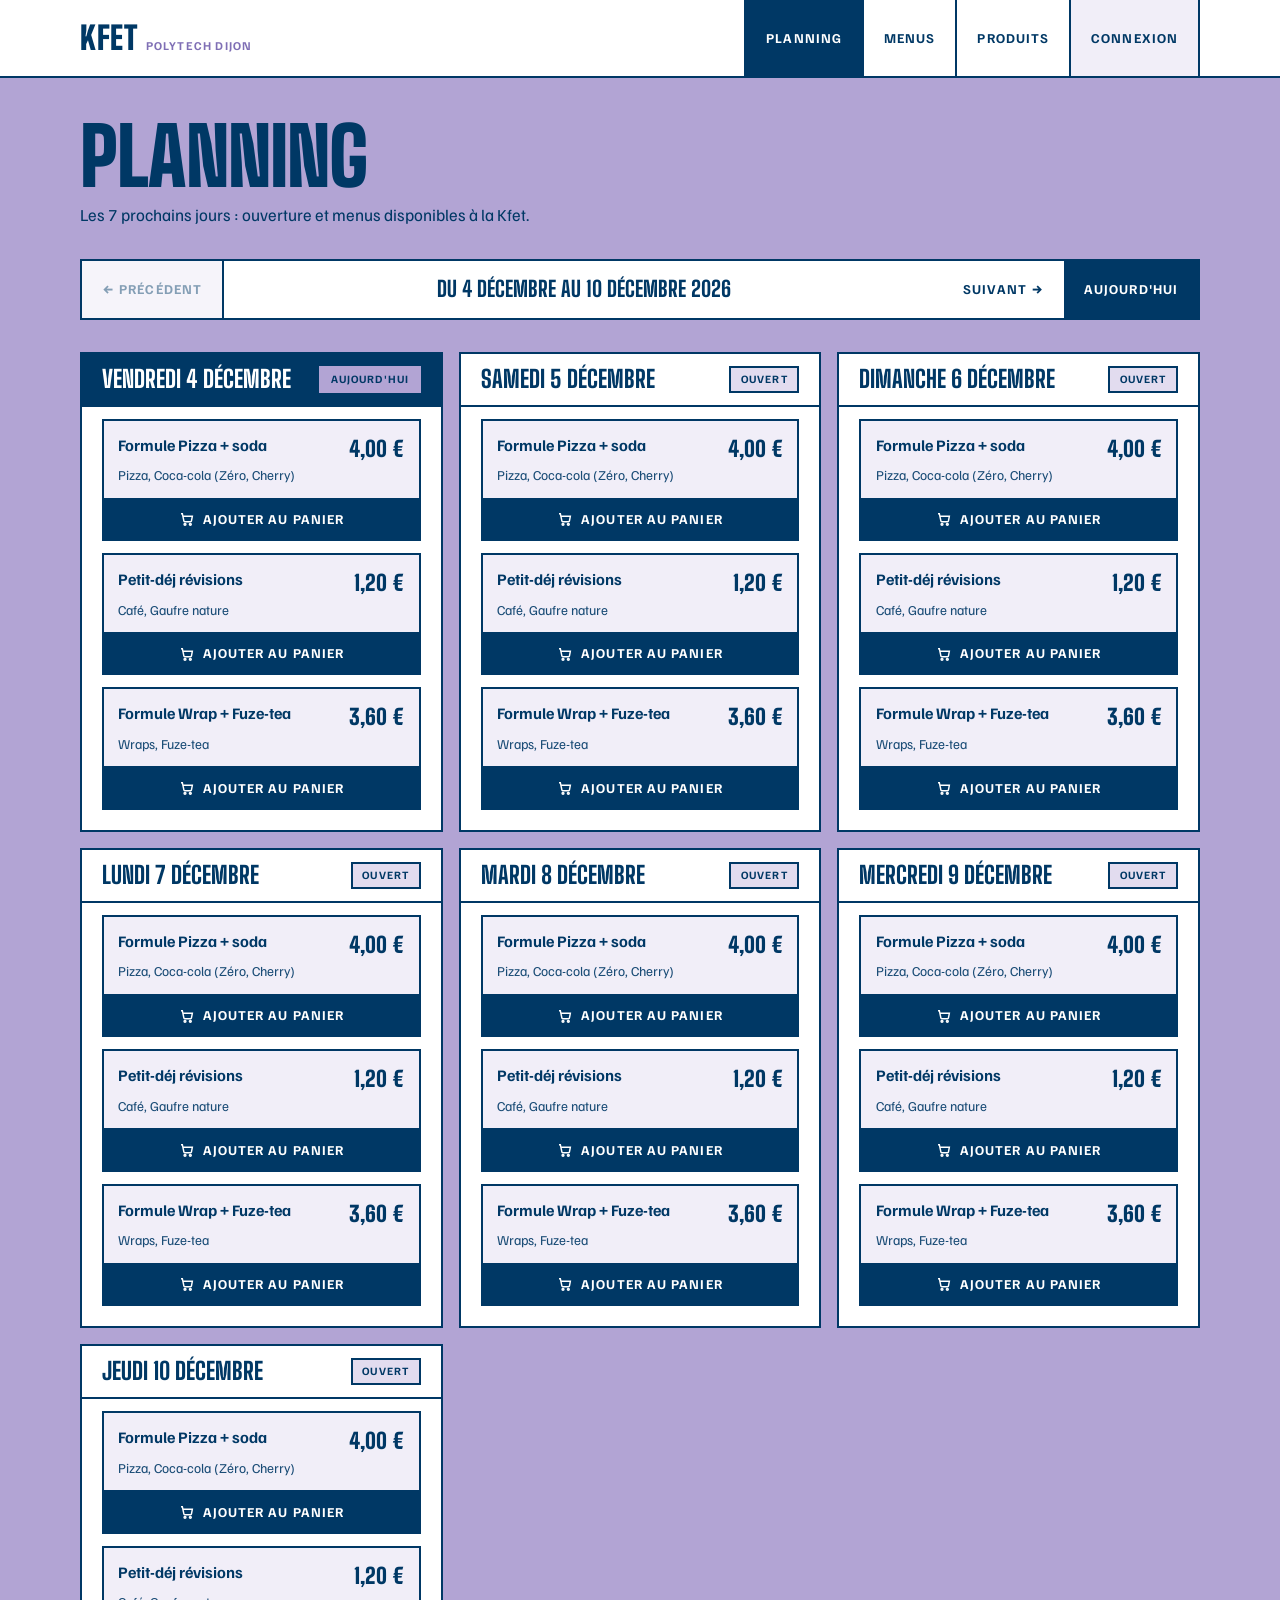
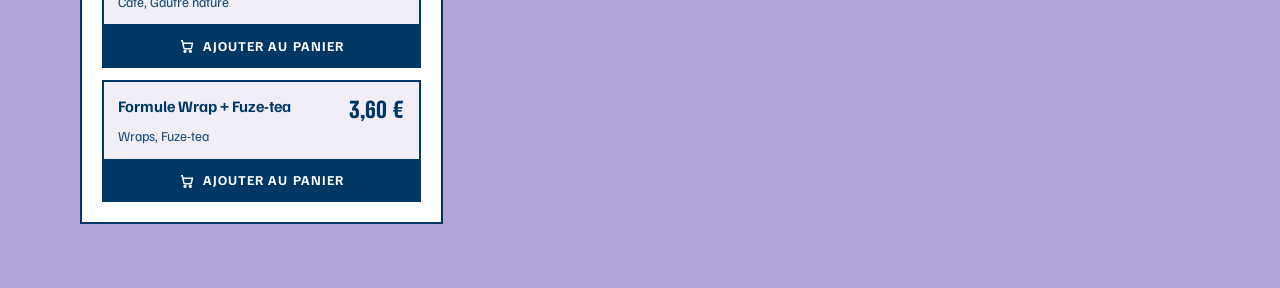
<file: index.html>
<!doctype html>
<html lang="fr">
<head>
  <meta charset="utf-8">
  <meta name="viewport" content="width=device-width, initial-scale=1">
  <title>Planning — Kfet Polytech Dijon</title>
  <link rel="stylesheet" href="css/style.css">
  <!-- Scripts communs (ordre important), puis le script de la page -->
  <script src="js/api.js" defer></script>
  <script src="js/utils.js" defer></script>
  <script src="js/mock.js" defer></script>
  <script src="js/auth.js" defer></script>
  <script src="js/catalog-api.js" defer></script>
  <script src="js/orders-api.js" defer></script>
  <script src="js/cart.js" defer></script>
  <script src="js/layout.js" defer></script>
  <script src="js/planning.js" defer></script>
</head>
<body>
  <header class="header" id="site-header"></header>

  <main>
    <h1>Planning</h1>
    <p class="subtitle">Les 7 prochains jours : ouverture et menus disponibles à la Kfet.</p>

    <div class="toolbar">
      <button class="btn" id="prev-week" type="button">← Précédent</button>
      <span class="toolbar__title" id="week-label"></span>
      <button class="btn" id="next-week" type="button">Suivant →</button>
      <button class="btn btn--primary" id="this-week" type="button">Aujourd'hui</button>
    </div>

    <section class="week" id="planning" aria-live="polite"></section>
  </main>
</body>
</html>
</file>
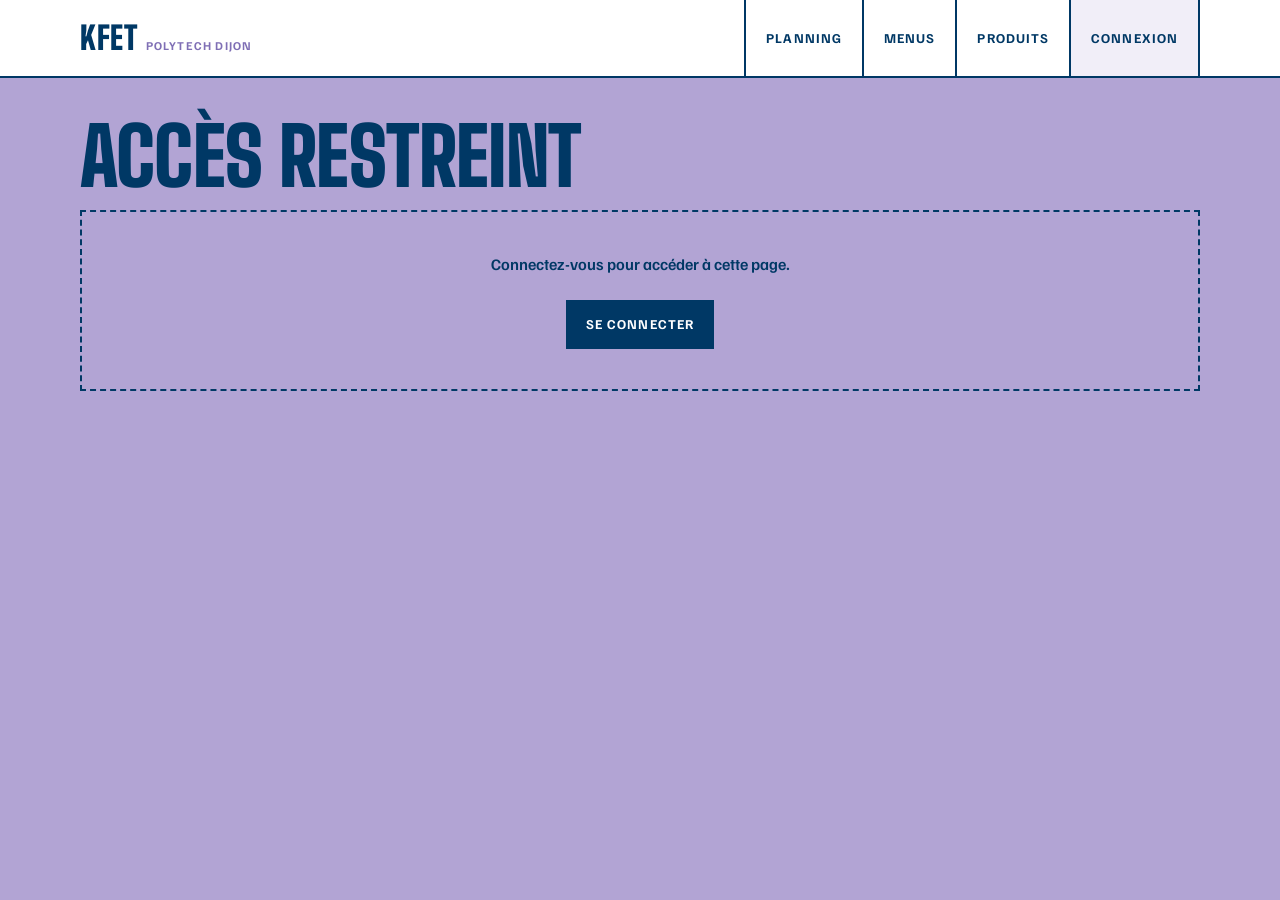
<file: admin-commandes.html>
<!doctype html>
<html lang="fr">
<head>
  <meta charset="utf-8">
  <meta name="viewport" content="width=device-width, initial-scale=1">
  <title>Commandes — Kfet Polytech Dijon</title>
  <link rel="stylesheet" href="css/style.css">
  <!-- Scripts communs (ordre important), puis le script de la page -->
  <script src="js/api.js" defer></script>
  <script src="js/utils.js" defer></script>
  <script src="js/mock.js" defer></script>
  <script src="js/auth.js" defer></script>
  <script src="js/catalog-api.js" defer></script>
  <script src="js/orders-api.js" defer></script>
  <script src="js/cart.js" defer></script>
  <script src="js/layout.js" defer></script>
  <script src="js/qrcode.js" defer></script>
  <script src="js/admin-scanner.js" defer></script>
  <script src="js/admin-commandes.js" defer></script>
</head>
<body>
  <header class="header" id="site-header"></header>

  <main>
    <nav class="subnav" data-subnav="admin"></nav>

    <h1>Commandes</h1>
    <p class="subtitle">Les réservations à préparer, et la validation au moment du retrait (le paiement se fait sur place).</p>

    <!-- Validation rapide : n° de commande ou contenu du QR code -->
    <form class="quick-check" id="quick-check" novalidate>
      <label class="quick-check__label" for="quick-input">Valider un retrait</label>
      <input class="input" id="quick-input" type="text" autocomplete="off" placeholder="N° de commande ou code du QR (KFET-RES-…)">
      <button class="btn btn--primary" type="submit">Valider</button>
      <button class="btn quick-check__scan" type="button" id="open-scanner">
        <svg viewBox="0 0 24 24" width="20" height="20" aria-hidden="true" fill="none" stroke="currentColor" stroke-width="2"><path d="M3 8V5a2 2 0 0 1 2-2h3M16 3h3a2 2 0 0 1 2 2v3M21 16v3a2 2 0 0 1-2 2h-3M8 21H5a2 2 0 0 1-2-2v-3"/><path d="M7 12h10"/></svg>
        Scanner
      </button>
    </form>

    <p class="flash" id="flash" role="status" hidden></p>

    <div class="toolbar">
      <button class="btn" id="prev-day" type="button" aria-label="Jour précédent">←</button>
      <span class="toolbar__title" id="day-label"></span>
      <button class="btn" id="next-day" type="button" aria-label="Jour suivant">→</button>
      <button class="btn" id="today" type="button">Aujourd'hui</button>
      <button class="btn" id="all-days" type="button">Toutes les dates</button>
    </div>

    <p class="filter-chip" id="user-filter" hidden></p>

    <div class="stats" id="stats"></div>

    <div class="toolbar">
      <input class="input" id="search" type="search" placeholder="Rechercher un client ou un n°…" aria-label="Rechercher un client ou un numéro de commande">
      <label class="toolbar__field">Statut
        <select class="input input--select" id="status" aria-label="Filtrer par statut">
          <option value="">Tous</option>
          <option value="pending" selected>À retirer</option>
          <option value="completed">Retirées</option>
          <option value="no_show">Non retirées</option>
        </select>
      </label>
    </div>

    <section class="admin-list" id="orders" aria-live="polite"></section>
  </main>

  <!-- Scanner de QR code -->
  <dialog class="dialog scanner" id="scan-dialog" aria-labelledby="scan-title">
    <div class="dialog__head">
      <h2 id="scan-title">Scanner un QR code</h2>
      <button class="btn" type="button" data-close aria-label="Fermer">✕</button>
    </div>

    <!-- Étape 1 : caméra -->
    <div class="scanner__step" id="scan-step-camera">
      <div class="scanner__view">
        <video class="scanner__video" id="scan-video" playsinline muted></video>
        <div class="scanner__placeholder" id="scan-placeholder">
          <svg viewBox="0 0 24 24" width="48" height="48" aria-hidden="true" fill="none" stroke="currentColor" stroke-width="1.5"><path d="M23 19a2 2 0 0 1-2 2H3a2 2 0 0 1-2-2V8a2 2 0 0 1 2-2h4l2-3h6l2 3h4a2 2 0 0 1 2 2z"/><circle cx="12" cy="13" r="4"/></svg>
          <p id="scan-placeholder-text">Activation de la caméra…</p>
        </div>
        <div class="scanner__frame" aria-hidden="true"><span></span><span></span><span></span><span></span><i class="scanner__line"></i></div>
      </div>
      <p class="scanner__hint">Placez le QR code du client dans le cadre.</p>
      <div class="dialog__foot">
        <button class="btn" type="button" data-close>Annuler</button>
        <button class="btn btn--primary" type="button" id="simulate-scan">Simuler un scan</button>
      </div>
    </div>

    <!-- Étape 2 : commande reconnue -->
    <div class="scanner__step" id="scan-step-result" hidden>
      <div class="dialog__body" id="scan-result"></div>
      <div class="dialog__foot" id="scan-result-actions"></div>
    </div>
  </dialog>
</body>
</html>
</file>
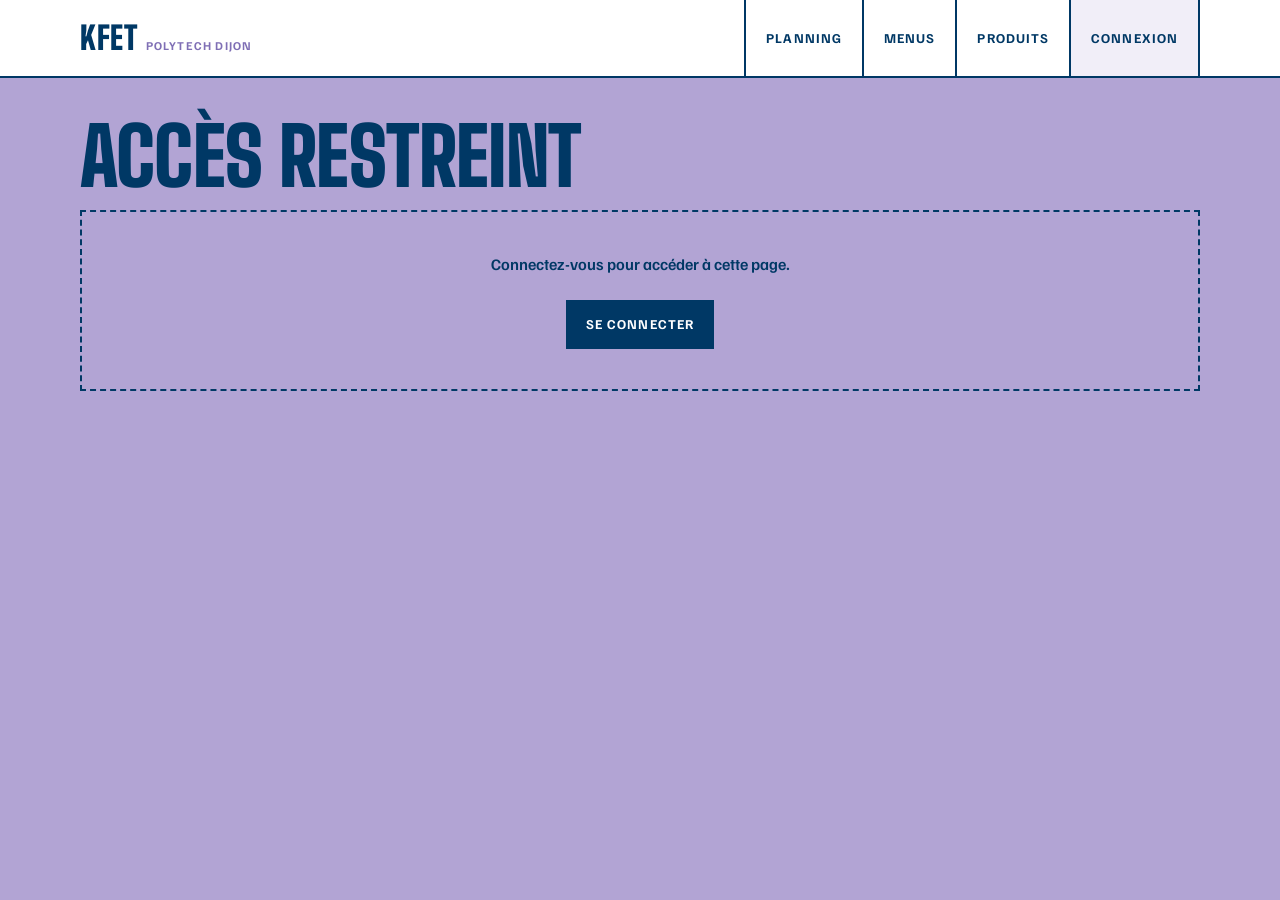
<file: admin-comptes.html>
<!doctype html>
<html lang="fr">
<head>
  <meta charset="utf-8">
  <meta name="viewport" content="width=device-width, initial-scale=1">
  <title>Gestion des comptes — Kfet Polytech Dijon</title>
  <link rel="stylesheet" href="css/style.css">
  <!-- Scripts communs (ordre important), puis le script de la page -->
  <script src="js/api.js" defer></script>
  <script src="js/utils.js" defer></script>
  <script src="js/mock.js" defer></script>
  <script src="js/auth.js" defer></script>
  <script src="js/catalog-api.js" defer></script>
  <script src="js/orders-api.js" defer></script>
  <script src="js/cart.js" defer></script>
  <script src="js/layout.js" defer></script>
  <script src="js/admin-comptes.js" defer></script>
</head>
<body>
  <header class="header" id="site-header"></header>

  <main>
    <nav class="subnav" data-subnav="admin"></nav>

    <h1>Gestion des comptes</h1>
    <p class="subtitle">Bloquez un compte (par exemple après plusieurs réservations non récupérées) ou débloquez-le.</p>

    <div class="stats" id="stats"></div>

    <div class="toolbar">
      <input class="input" id="search" type="search" placeholder="Rechercher un utilisateur…" aria-label="Rechercher un utilisateur">
      <label class="toolbar__field">Afficher
        <select class="input input--select" id="filter" aria-label="Filtrer les comptes">
          <option value="all">Tous</option>
          <option value="user">Étudiants</option>
          <option value="admin">Administrateurs</option>
          <option value="locked">Bloqués</option>
          <option value="no_show">Souvent absents (≥ 2 non retirées)</option>
        </select>
      </label>
    </div>

    <p class="flash" id="flash" role="status" hidden></p>

    <section class="admin-list" id="users" aria-live="polite"></section>
  </main>
</body>
</html>
</file>
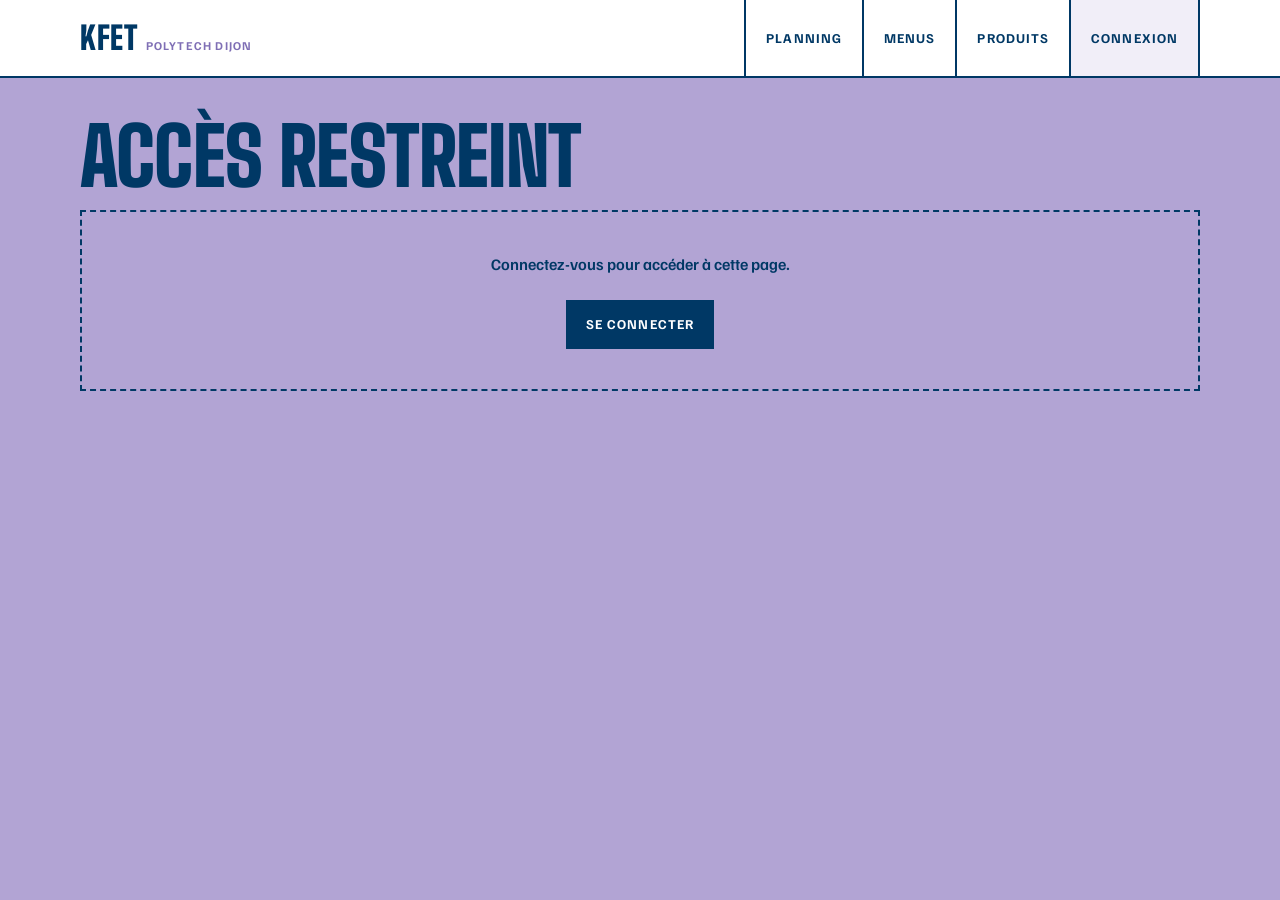
<file: admin-menus.html>
<!doctype html>
<html lang="fr">
<head>
  <meta charset="utf-8">
  <meta name="viewport" content="width=device-width, initial-scale=1">
  <title>Gestion des menus — Kfet Polytech Dijon</title>
  <link rel="stylesheet" href="css/style.css">
  <!-- Scripts communs (ordre important), puis le script de la page -->
  <script src="js/api.js" defer></script>
  <script src="js/utils.js" defer></script>
  <script src="js/mock.js" defer></script>
  <script src="js/auth.js" defer></script>
  <script src="js/catalog-api.js" defer></script>
  <script src="js/orders-api.js" defer></script>
  <script src="js/cart.js" defer></script>
  <script src="js/layout.js" defer></script>
  <script src="js/admin-menus.js" defer></script>
</head>
<body>
  <header class="header" id="site-header"></header>

  <main>
    <nav class="subnav" data-subnav="admin"></nav>

    <h1>Gestion des menus</h1>
    <p class="subtitle">Créer, modifier ou supprimer les formules proposées à la Kfet.</p>

    <div class="toolbar">
      <input class="input" id="search" type="search" placeholder="Rechercher un menu…" aria-label="Rechercher un menu">
      <label><input type="checkbox" id="hide-past"> Masquer les terminés</label>
      <button class="btn btn--primary" id="new-menu" type="button">+ Nouveau menu</button>
    </div>

    <p class="flash" id="flash" role="status" hidden></p>

    <section class="admin-list" id="menus" aria-live="polite"></section>
  </main>

  <!-- Formulaire création / modification -->
  <dialog class="dialog" id="menu-dialog" aria-labelledby="dialog-title">
    <form id="menu-form" novalidate>
      <div class="dialog__head">
        <h2 id="dialog-title">Nouveau menu</h2>
        <button class="btn" type="button" data-close aria-label="Fermer">✕</button>
      </div>

      <div class="dialog__body">
        <label class="field">
          <span class="field__label">Nom</span>
          <input class="input" name="name" type="text" required maxlength="100" placeholder="Menu du jour">
        </label>

        <div class="field-row">
          <label class="field">
            <span class="field__label">Prix (€)</span>
            <input class="input" name="price" type="number" required min="0" step="0.05" placeholder="4,00">
          </label>
          <label class="field">
            <span class="field__label">Début</span>
            <input class="input" name="start_date" type="date" required>
          </label>
          <label class="field">
            <span class="field__label">Fin</span>
            <input class="input" name="end_date" type="date" required>
          </label>
        </div>

        <fieldset class="field picker">
          <legend class="field__label">Produits <span id="picked-count"></span></legend>
          <input class="input picker__search" id="product-search" type="search" placeholder="Filtrer les produits…" aria-label="Filtrer les produits">
          <div class="picker__list" id="product-list"></div>
        </fieldset>

        <p class="summary" id="summary"></p>
        <p class="state state--error form-error" id="form-error" hidden></p>
      </div>

      <div class="dialog__foot">
        <button class="btn" type="button" data-close>Annuler</button>
        <button class="btn btn--primary" type="submit" id="submit-btn">Enregistrer</button>
      </div>
    </form>
  </dialog>
</body>
</html>
</file>
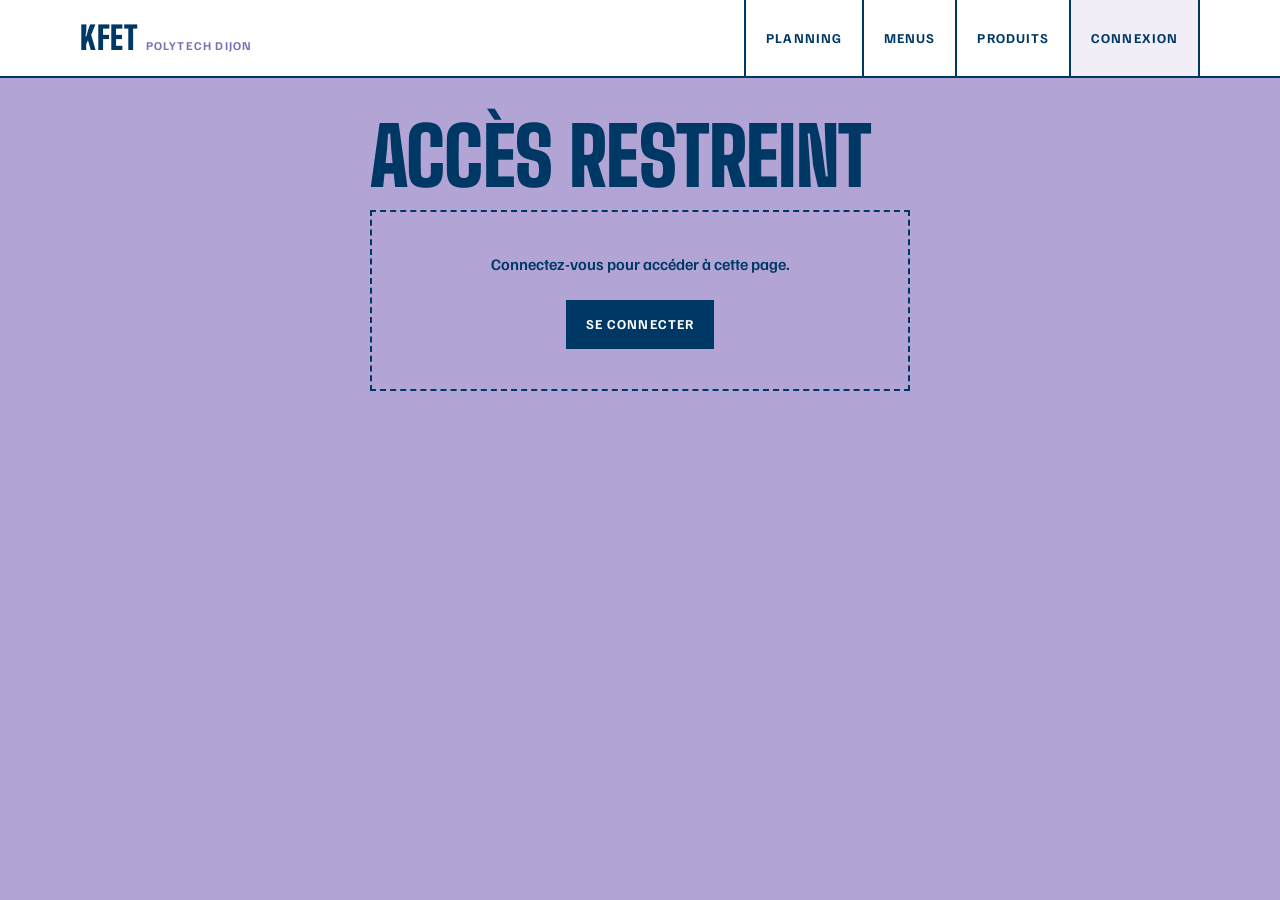
<file: compte.html>
<!doctype html>
<html lang="fr">
<head>
  <meta charset="utf-8">
  <meta name="viewport" content="width=device-width, initial-scale=1">
  <title>Mon compte — Kfet Polytech Dijon</title>
  <link rel="stylesheet" href="css/style.css">
  <!-- Scripts communs (ordre important), puis le script de la page -->
  <script src="js/api.js" defer></script>
  <script src="js/utils.js" defer></script>
  <script src="js/mock.js" defer></script>
  <script src="js/auth.js" defer></script>
  <script src="js/catalog-api.js" defer></script>
  <script src="js/orders-api.js" defer></script>
  <script src="js/cart.js" defer></script>
  <script src="js/layout.js" defer></script>
  <script src="js/compte.js" defer></script>
</head>
<body>
  <header class="header" id="site-header"></header>

  <main class="main--narrow">
    <h1>Mon compte</h1>
    <p class="subtitle">Vos informations et votre mot de passe.</p>

    <section class="card profile" id="profile" aria-live="polite"></section>

    <a class="card account-link" href="reservations.html">
      <span>
        <span class="account-link__title">Mes réservations</span>
        <span class="account-link__sub" id="reservations-summary">Commandes à récupérer et historique</span>
      </span>
      <span aria-hidden="true">→</span>
    </a>

    <form class="card auth-card" id="password-form" novalidate>
      <h2 class="card__title">Changer de mot de passe</h2>
      <div class="auth-card__body">
        <label class="field">
          <span class="field__label">Mot de passe actuel</span>
          <input class="input" name="old_password" type="password" autocomplete="current-password" required>
        </label>
        <label class="field">
          <span class="field__label">Nouveau mot de passe <span>(8 caractères minimum)</span></span>
          <input class="input" name="new_password" type="password" autocomplete="new-password" minlength="8" required>
        </label>
        <label class="field">
          <span class="field__label">Confirmer le nouveau mot de passe</span>
          <input class="input" name="confirm" type="password" autocomplete="new-password" minlength="8" required>
        </label>
        <p class="state state--error form-error" id="password-error" hidden></p>
        <p class="flash" id="password-ok" role="status" hidden>Mot de passe modifié.</p>
        <button class="btn btn--primary btn--block" type="submit">Changer le mot de passe</button>
      </div>
    </form>

    <button class="btn btn--outline" type="button" id="logout">Se déconnecter</button>
  </main>

</body>
</html>
</file>
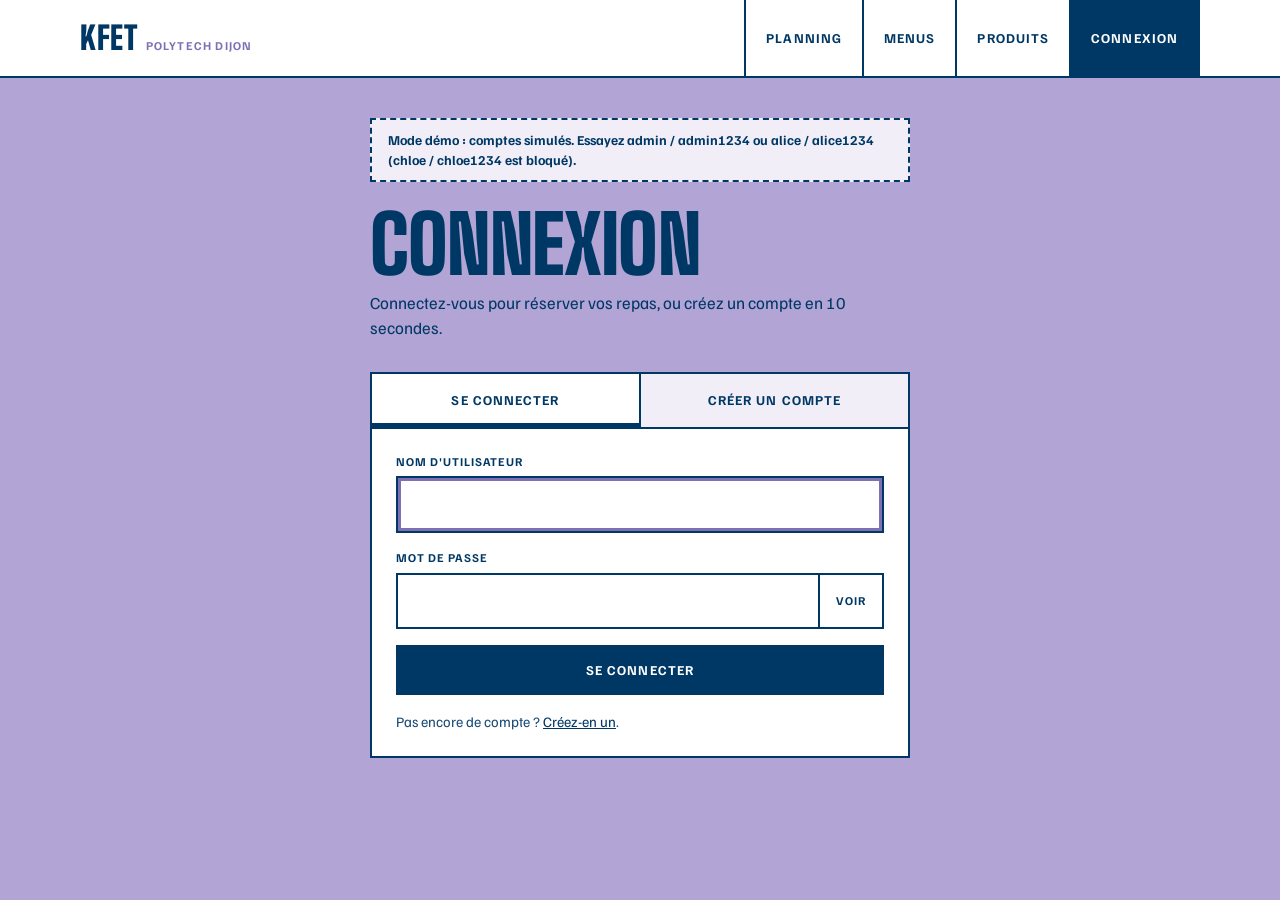
<file: connexion.html>
<!doctype html>
<html lang="fr">
<head>
  <meta charset="utf-8">
  <meta name="viewport" content="width=device-width, initial-scale=1">
  <title>Connexion — Kfet Polytech Dijon</title>
  <link rel="stylesheet" href="css/style.css">
  <!-- Scripts communs (ordre important), puis le script de la page -->
  <script src="js/api.js" defer></script>
  <script src="js/utils.js" defer></script>
  <script src="js/mock.js" defer></script>
  <script src="js/auth.js" defer></script>
  <script src="js/catalog-api.js" defer></script>
  <script src="js/orders-api.js" defer></script>
  <script src="js/cart.js" defer></script>
  <script src="js/layout.js" defer></script>
  <script src="js/connexion.js" defer></script>
</head>
<body>
  <header class="header" id="site-header"></header>

  <main class="main--narrow">
    <h1>Connexion</h1>
    <p class="subtitle">Connectez-vous pour réserver vos repas, ou créez un compte en 10 secondes.</p>

    <!-- Déjà connecté -->
    <section class="card auth-card" id="already" hidden>
      <p class="auth-card__lead">Vous êtes connecté en tant que <strong id="already-name"></strong>.</p>
      <div class="auth-card__actions">
        <a class="btn btn--primary" href="compte.html">Mon compte</a>
        <button class="btn" type="button" id="already-logout">Se déconnecter</button>
      </div>
    </section>

    <section class="card auth-card" id="auth" hidden>
      <div class="tabs" role="tablist">
        <button class="tabs__tab" type="button" role="tab" id="tab-login" aria-controls="login-form" aria-selected="true">Se connecter</button>
        <button class="tabs__tab" type="button" role="tab" id="tab-register" aria-controls="register-panel" aria-selected="false">Créer un compte</button>
      </div>

      <!-- Connexion -->
      <form class="auth-card__body" id="login-form" role="tabpanel" aria-labelledby="tab-login" novalidate>
        <label class="field">
          <span class="field__label">Nom d'utilisateur</span>
          <input class="input" name="username" type="text" autocomplete="username" required autofocus>
        </label>
        <label class="field">
          <span class="field__label">Mot de passe</span>
          <span class="password">
            <input class="input" name="password" type="password" autocomplete="current-password" required>
            <button class="btn password__toggle" type="button" aria-label="Afficher le mot de passe">Voir</button>
          </span>
        </label>
        <p class="state state--error form-error" id="login-error" hidden></p>
        <button class="btn btn--primary btn--block" type="submit">Se connecter</button>
        <p class="auth-card__hint">Pas encore de compte ? <a href="#" data-goto="register">Créez-en un</a>.</p>
      </form>

      <!-- Création de compte -->
      <div class="auth-card__body" id="register-panel" role="tabpanel" aria-labelledby="tab-register" hidden>
        <form id="register-form" novalidate>
          <p class="auth-card__hint auth-card__hint--top">
            Choisissez un nom d'utilisateur : le mot de passe est généré automatiquement
            et <strong>ne sera affiché qu'une seule fois</strong>.
          </p>
          <label class="field">
            <span class="field__label">Nom d'utilisateur <span>(3 à 30 caractères)</span></span>
            <input class="input" name="username" type="text" autocomplete="username" minlength="3" maxlength="30" required>
          </label>
          <p class="state state--error form-error" id="register-error" hidden></p>
          <button class="btn btn--primary btn--block" type="submit">Créer mon compte</button>
        </form>

        <!-- Résultat : mot de passe généré -->
        <div class="created" id="created" hidden>
          <p class="created__title">Compte créé !</p>
          <p>Voici vos identifiants. <strong>Notez le mot de passe maintenant</strong> : il ne pourra plus être affiché.</p>
          <dl class="created__creds">
            <dt>Utilisateur</dt><dd id="created-username"></dd>
            <dt>Mot de passe</dt><dd><code id="created-password"></code></dd>
          </dl>
          <div class="auth-card__actions">
            <button class="btn" type="button" id="copy-password">Copier le mot de passe</button>
            <button class="btn btn--primary" type="button" id="created-login">Me connecter</button>
          </div>
          <p class="auth-card__hint">Vous pourrez le changer depuis « Mon compte ».</p>
        </div>
      </div>
    </section>
  </main>
</body>
</html>
</file>
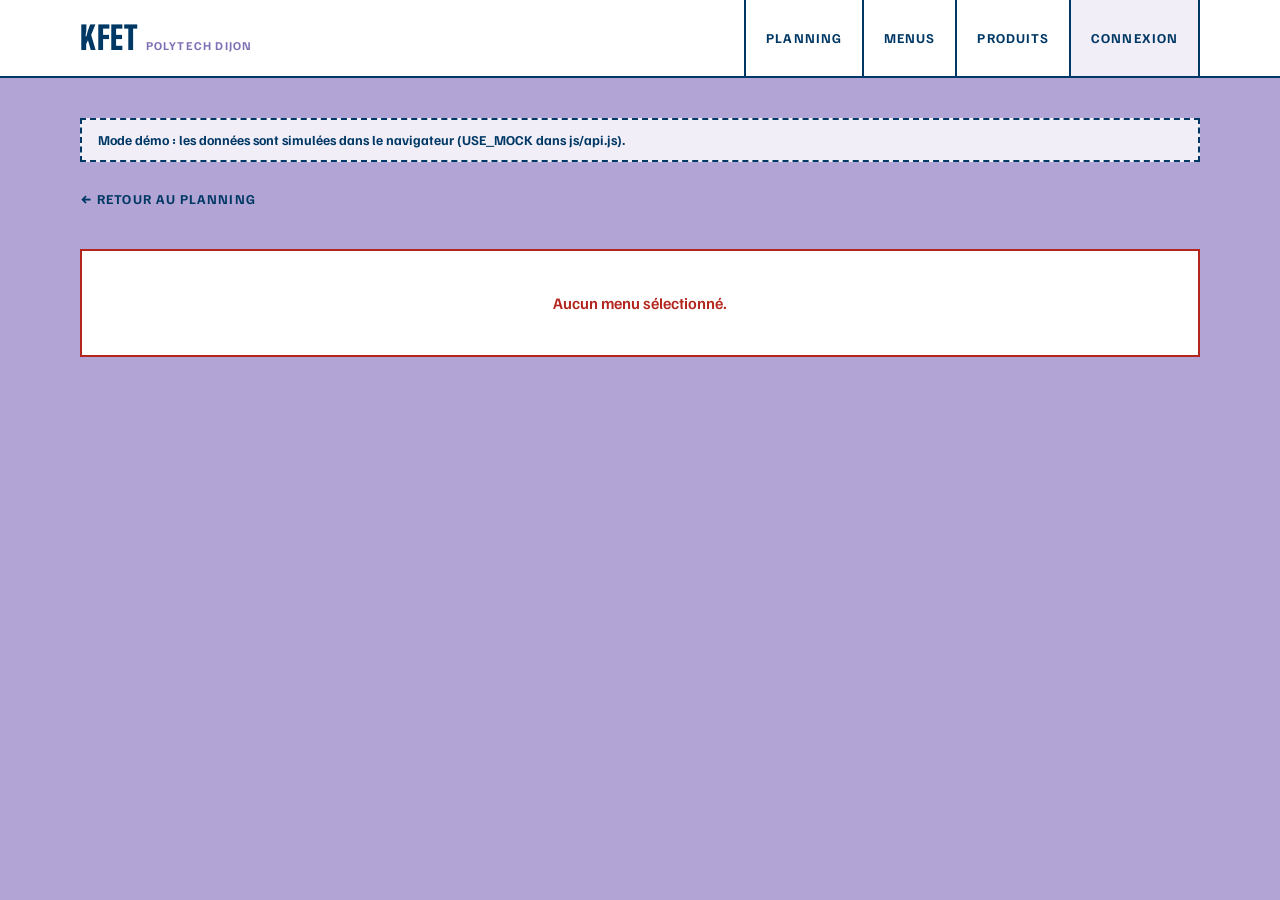
<file: menu.html>
<!doctype html>
<html lang="fr">
<head>
  <meta charset="utf-8">
  <meta name="viewport" content="width=device-width, initial-scale=1">
  <title>Menu — Kfet Polytech Dijon</title>
  <link rel="stylesheet" href="css/style.css">
  <!-- Scripts communs (ordre important), puis le script de la page -->
  <script src="js/api.js" defer></script>
  <script src="js/utils.js" defer></script>
  <script src="js/mock.js" defer></script>
  <script src="js/auth.js" defer></script>
  <script src="js/catalog-api.js" defer></script>
  <script src="js/orders-api.js" defer></script>
  <script src="js/cart.js" defer></script>
  <script src="js/layout.js" defer></script>
  <script src="js/menu.js" defer></script>
</head>
<body>
  <header class="header" id="site-header"></header>

  <main>
    <a class="back-link" id="back-link" href="index.html">← Retour au planning</a>
    <section id="menu" aria-live="polite"></section>
  </main>
</body>
</html>
</file>
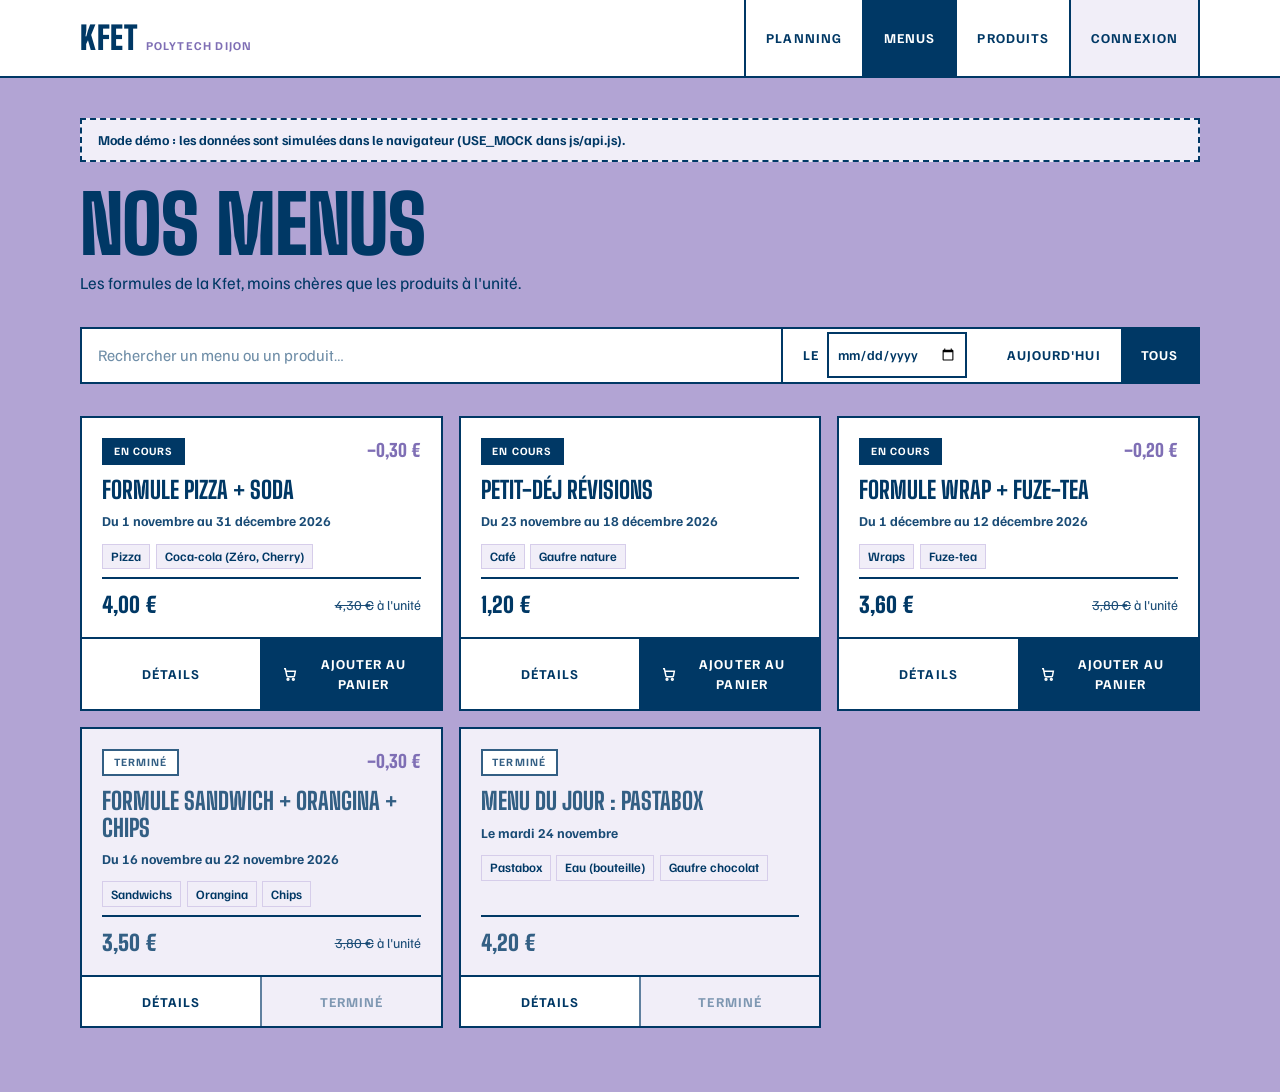
<file: menus.html>
<!doctype html>
<html lang="fr">
<head>
  <meta charset="utf-8">
  <meta name="viewport" content="width=device-width, initial-scale=1">
  <title>Menus — Kfet Polytech Dijon</title>
  <link rel="stylesheet" href="css/style.css">
  <!-- Scripts communs (ordre important), puis le script de la page -->
  <script src="js/api.js" defer></script>
  <script src="js/utils.js" defer></script>
  <script src="js/mock.js" defer></script>
  <script src="js/auth.js" defer></script>
  <script src="js/catalog-api.js" defer></script>
  <script src="js/orders-api.js" defer></script>
  <script src="js/cart.js" defer></script>
  <script src="js/layout.js" defer></script>
  <script src="js/menus.js" defer></script>
</head>
<body>
  <header class="header" id="site-header"></header>

  <main>
    <h1>Nos menus</h1>
    <p class="subtitle">Les formules de la Kfet, moins chères que les produits à l'unité.</p>

    <div class="toolbar">
      <input class="input" id="search" type="search" placeholder="Rechercher un menu ou un produit…" aria-label="Rechercher un menu ou un produit">
      <label class="toolbar__field">Le <input class="input input--date" id="date" type="date" aria-label="Disponibles le"></label>
      <button class="btn" id="today" type="button">Aujourd'hui</button>
      <button class="btn btn--primary" id="all" type="button">Tous</button>
    </div>

    <section class="grid grid--menus" id="menus" aria-live="polite"></section>
  </main>
</body>
</html>
</file>
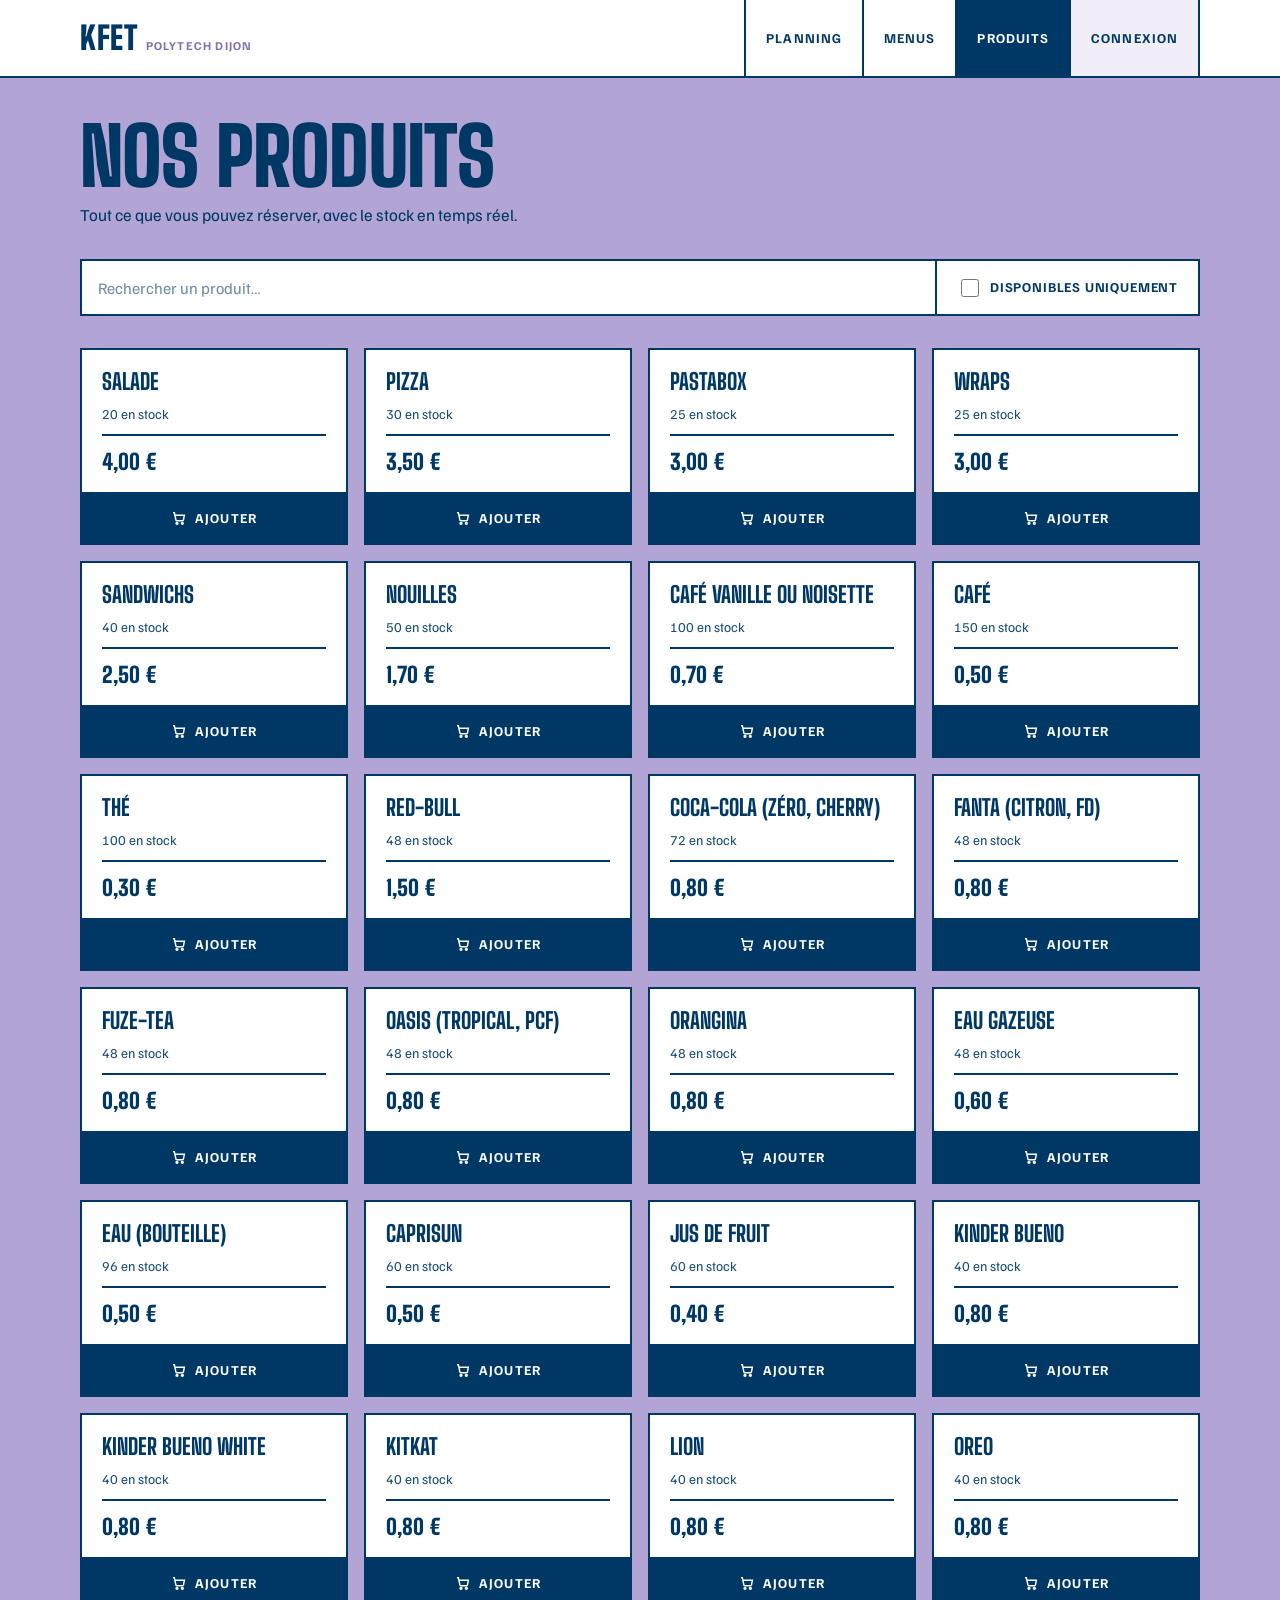
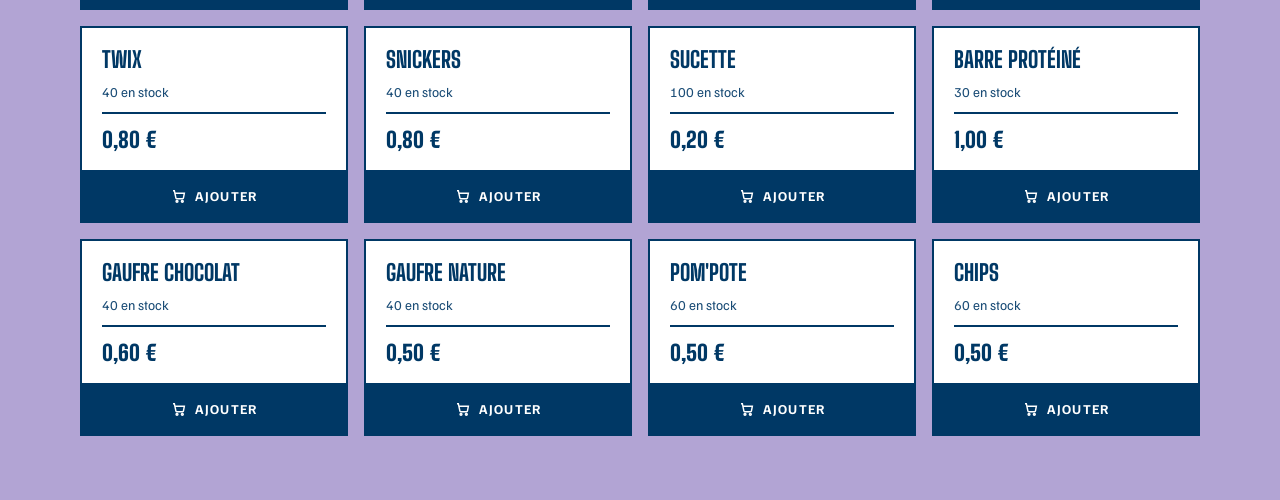
<file: produits.html>
<!doctype html>
<html lang="fr">
<head>
  <meta charset="utf-8">
  <meta name="viewport" content="width=device-width, initial-scale=1">
  <title>Produits — Kfet Polytech Dijon</title>
  <link rel="stylesheet" href="css/style.css">
  <!-- Scripts communs (ordre important), puis le script de la page -->
  <script src="js/api.js" defer></script>
  <script src="js/utils.js" defer></script>
  <script src="js/mock.js" defer></script>
  <script src="js/auth.js" defer></script>
  <script src="js/catalog-api.js" defer></script>
  <script src="js/orders-api.js" defer></script>
  <script src="js/cart.js" defer></script>
  <script src="js/layout.js" defer></script>
  <script src="js/produits.js" defer></script>
</head>
<body>
  <header class="header" id="site-header"></header>

  <main>
    <h1>Nos produits</h1>
    <p class="subtitle">Tout ce que vous pouvez réserver, avec le stock en temps réel.</p>

    <div class="toolbar">
      <input class="input" id="search" type="search" placeholder="Rechercher un produit…" aria-label="Rechercher un produit">
      <label><input type="checkbox" id="only-available"> Disponibles uniquement</label>
    </div>

    <section class="grid" id="products" aria-live="polite"></section>
  </main>
</body>
</html>
</file>
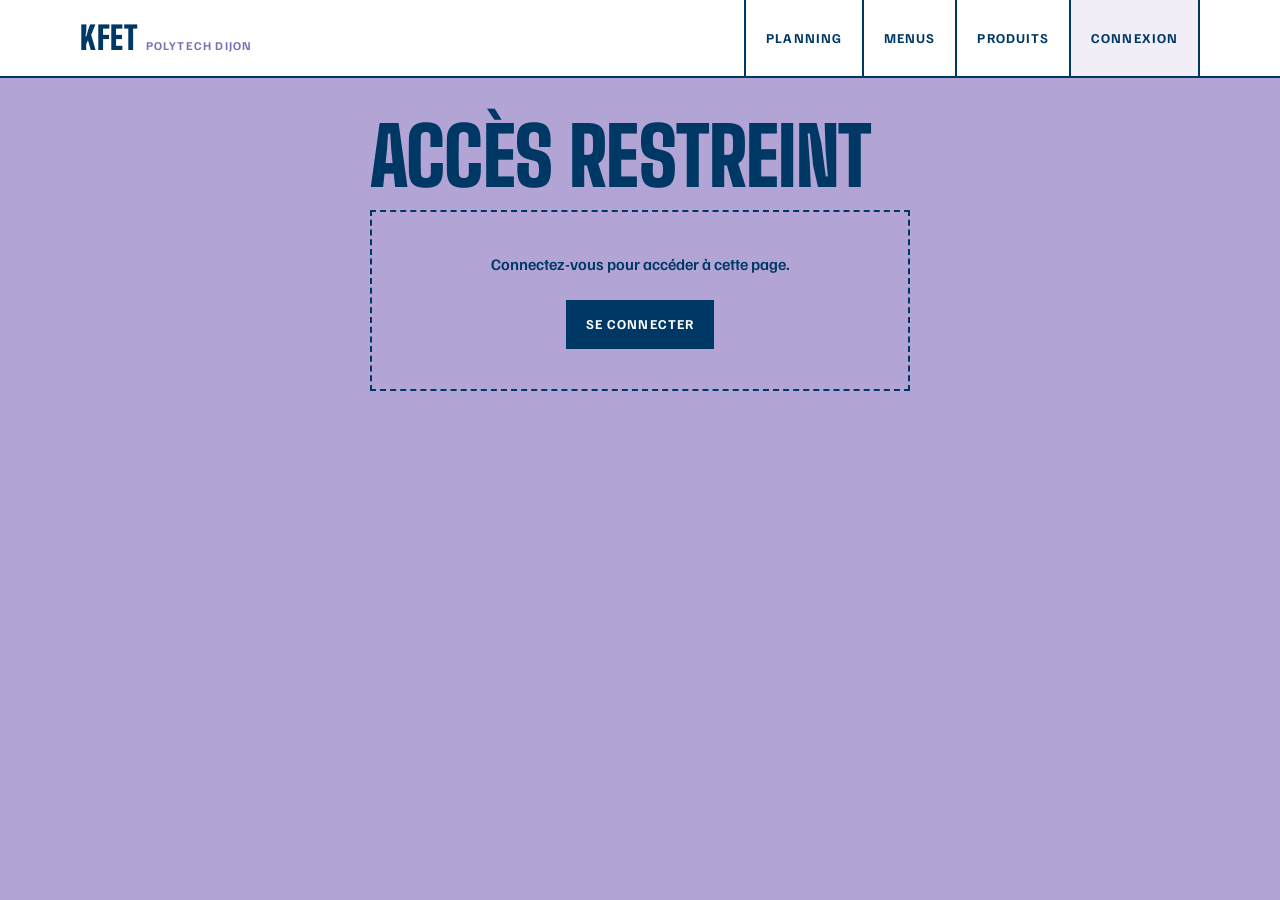
<file: reservations.html>
<!doctype html>
<html lang="fr">
<head>
  <meta charset="utf-8">
  <meta name="viewport" content="width=device-width, initial-scale=1">
  <title>Mes réservations — Kfet Polytech Dijon</title>
  <link rel="stylesheet" href="css/style.css">
  <!-- Scripts communs (ordre important), puis le script de la page -->
  <script src="js/api.js" defer></script>
  <script src="js/utils.js" defer></script>
  <script src="js/mock.js" defer></script>
  <script src="js/auth.js" defer></script>
  <script src="js/catalog-api.js" defer></script>
  <script src="js/orders-api.js" defer></script>
  <script src="js/cart.js" defer></script>
  <script src="js/layout.js" defer></script>
  <script src="js/qrcode.js" defer></script>
  <script src="js/reservations.js" defer></script>
</head>
<body>
  <header class="header" id="site-header"></header>

  <main class="main--narrow">
    <h1>Mes réservations</h1>
    <p class="subtitle">Présentez le QR code au comptoir lors du retrait. Le paiement se fait sur place.</p>

    <p class="flash" id="flash" role="status" hidden></p>

    <section class="card auth-card">
      <div class="tabs" role="tablist">
        <button class="tabs__tab" type="button" role="tab" id="tab-upcoming" aria-controls="panel-upcoming" aria-selected="true">À récupérer</button>
        <button class="tabs__tab" type="button" role="tab" id="tab-history" aria-controls="panel-history" aria-selected="false">Historique</button>
      </div>
      <div class="reservations" id="panel-upcoming" role="tabpanel" aria-labelledby="tab-upcoming" aria-live="polite"></div>
      <div class="reservations" id="panel-history" role="tabpanel" aria-labelledby="tab-history" hidden></div>
    </section>
  </main>

  <!-- QR code en grand -->
  <dialog class="dialog dialog--small" id="qr-dialog" aria-labelledby="qr-dialog-title">
    <div class="dialog__head">
      <h2 id="qr-dialog-title">Mon QR code</h2>
      <button class="btn" type="button" data-close aria-label="Fermer">✕</button>
    </div>
    <div class="dialog__body qr-dialog">
      <div class="qr-dialog__code" id="qr-dialog-code"></div>
      <p class="qr-dialog__info" id="qr-dialog-info"></p>
      <p class="auth-card__hint">À présenter au comptoir de la Kfet lors du retrait.</p>
      <p class="qr-dialog__demo">QR code fictif : la validation par scan arrivera plus tard.</p>
    </div>
  </dialog>
</body>
</html>
</file>
<file: css/style.css>
@import url("https://fonts.googleapis.com/css2?family=Big+Shoulders+Display:wght@600..900&family=Familjen+Grotesk:wght@400..700&display=swap");

/* DA inspirée du BDE Polytech Dijon (bdepolytechdijon.fr) :
 * lilas + bleu marine + blanc, angles droits, filets marine 2px,
 * titres Big Shoulders Display en majuscules, texte Familjen Grotesk. */

/* ---------- Variables ---------- */
:root {
  --lilas: #b2a4d4;
  --lilas-deep: #7f6fb5;
  --lilas-hover: #c3b7de;
  --lilas-soft: #d6cdea;
  --lilas-pale: #e2dcef;
  --lilas-paler: #f1eef8;
  --marine: #003865;
  --marine-dark: #00284a;
  --marine-mid: #1a4c76;
  --marine-line: #335f84;
  --white: #fff;
  --danger: #b3261e;
  --lilas-ink: #5b4b98; /* lilas foncé lisible avec du texte blanc */

  --rule: 2px solid var(--marine);
  --display: "Big Shoulders Display", "Arial Narrow", sans-serif;
  --text: "Familjen Grotesk", system-ui, sans-serif;
  --gx: 40px;
}

@media (max-width: 720px) {
  :root { --gx: 20px; }
}

* { box-sizing: border-box; }

/* L'attribut hidden doit gagner sur les display: flex / grid des composants */
[hidden] { display: none !important; }

body {
  margin: 0;
  min-height: 100vh;
  background: var(--lilas);
  color: var(--marine);
  font-family: var(--text);
  font-size: 16px;
  line-height: 1.5;
  -webkit-font-smoothing: antialiased;
}

a { color: var(--marine); }

:focus-visible {
  outline: none;
  box-shadow: 0 0 0 4px var(--white), 0 0 0 6px var(--marine);
}
/* Champs et boutons collés dans une barre : contour à l'intérieur pour ne pas déborder */
.input:focus-visible,
.toolbar .btn:focus-visible,
.quick-check .btn:focus-visible,
.subnav a:focus-visible,
.nav a:focus-visible { box-shadow: inset 0 0 0 3px var(--lilas-deep); }
.dialog .btn:focus-visible { box-shadow: inset 0 0 0 3px var(--lilas); }
.input:focus { outline: none; }

/* ---------- En-tête ---------- */
.header {
  background: var(--white);
  border-bottom: var(--rule);
  position: sticky;
  top: 0;
  z-index: 10;
}

.header__inner {
  max-width: 1200px;
  margin: 0 auto;
  padding: 0 var(--gx);
  min-height: 76px;
  display: flex;
  align-items: center;
  gap: 2rem;
  flex-wrap: wrap;
}

.logo {
  font-family: var(--display);
  font-weight: 900;
  font-size: 2rem;
  line-height: 1;
  text-transform: uppercase;
  letter-spacing: 0.02em;
  color: var(--marine);
  text-decoration: none;
  display: flex;
  align-items: baseline;
  gap: 0.5rem;
}
.logo small {
  font-family: var(--text);
  font-size: 0.75rem;
  font-weight: 700;
  letter-spacing: 0.1em;
  color: var(--lilas-deep);
}

.nav { display: flex; align-self: stretch; margin-left: auto; }

.nav a {
  display: flex;
  align-items: center;
  padding: 0 1.25rem;
  border-left: var(--rule);
  color: var(--marine);
  text-decoration: none;
  font-weight: 700;
  font-size: 0.85rem;
  text-transform: uppercase;
  letter-spacing: 0.08em;
  transition: background-color 0.2s;
}
.nav a:last-child { border-right: var(--rule); }
.nav a:hover { background: var(--lilas-paler); }
.nav a[aria-current="page"] { background: var(--marine); color: var(--white); }

/* ---------- Contenu ---------- */
main {
  max-width: 1200px;
  margin: 0 auto;
  padding: 2.5rem var(--gx) 4rem;
}

h1 {
  margin: 0 0 0.5rem;
  font-family: var(--display);
  font-weight: 900;
  font-size: clamp(2.75rem, 7vw, 5rem);
  line-height: 0.95;
  text-transform: uppercase;
  letter-spacing: -0.01em;
}

.subtitle {
  margin: 0 0 2rem;
  font-size: 1.05rem;
  max-width: 60ch;
}

.toolbar {
  display: flex;
  align-items: stretch;
  gap: 0;
  flex-wrap: wrap;
  margin-bottom: 2rem;
  border: var(--rule);
  background: var(--white);
}
.toolbar > * + * { border-left: var(--rule); }
.toolbar__title {
  flex: 1;
  min-width: 200px;
  display: flex;
  align-items: center;
  justify-content: center;
  padding: 0.75rem 1rem;
  font-family: var(--display);
  font-weight: 800;
  font-size: 1.35rem;
  text-transform: uppercase;
}
.toolbar label {
  display: flex;
  align-items: center;
  gap: 0.5rem;
  padding: 0 1.25rem;
  font-weight: 700;
  font-size: 0.85rem;
  text-transform: uppercase;
  letter-spacing: 0.06em;
  cursor: pointer;
}
.toolbar input[type="checkbox"] { accent-color: var(--marine); width: 18px; height: 18px; }

/* ---------- Boutons / champs ---------- */
.btn {
  display: inline-flex;
  align-items: center;
  justify-content: center;
  gap: 0.5rem;
  padding: 0.9rem 1.25rem;
  border: 0;
  border-radius: 0;
  background: var(--white);
  color: var(--marine);
  font: inherit;
  font-weight: 700;
  font-size: 0.85rem;
  text-transform: uppercase;
  letter-spacing: 0.08em;
  cursor: pointer;
  text-decoration: none;
  transition: background-color 0.2s, color 0.2s;
}
.btn:hover { background: var(--lilas-paler); }
.btn:disabled { cursor: not-allowed; color: var(--marine-line); background: var(--lilas-paler); opacity: 0.6; }
.btn--primary { background: var(--marine); color: var(--white); }
.btn--primary:hover { background: var(--marine-dark); }

.input {
  padding: 0.9rem 1rem;
  border: 0;
  border-radius: 0;
  background: var(--white);
  color: var(--marine);
  font: inherit;
  min-width: 0;
}
.toolbar .input { flex: 1 1 240px; }
.input::placeholder { color: var(--marine-line); opacity: 0.7; }

/* ---------- Cartes ---------- */
.card {
  background: var(--white);
  border: var(--rule);
  padding: 1.25rem;
}

.grid {
  display: grid;
  grid-template-columns: repeat(auto-fill, minmax(230px, 1fr));
  gap: 1rem;
}

/* ---------- Planning ---------- */
.week {
  display: grid;
  grid-template-columns: repeat(auto-fill, minmax(270px, 1fr));
  gap: 1rem;
}

.day { display: flex; flex-direction: column; gap: 0.75rem; padding: 0; }
.day > :not(.day__header) { margin-left: 1.25rem; margin-right: 1.25rem; }
.day > :last-child { margin-bottom: 1.25rem; }

.day__header {
  display: flex;
  justify-content: space-between;
  align-items: center;
  gap: 0.5rem;
  padding: 0.75rem 1.25rem;
  border-bottom: var(--rule);
}
.day__name {
  font-family: var(--display);
  font-weight: 800;
  font-size: 1.5rem;
  line-height: 1.1;
  text-transform: uppercase;
}
.day__empty { margin: 0; font-size: 0.95rem; color: var(--marine-mid); }

.day--today .day__header { background: var(--marine); color: var(--white); }
.day--closed { background: var(--lilas-pale); }
.day--closed .day__header { background: repeating-linear-gradient(-45deg, var(--lilas-soft) 0 8px, var(--lilas-pale) 8px 16px); }


.menu-link {
  display: block;
  padding: 0.75rem 0.9rem;
  border: var(--rule);
  background: var(--lilas-paler);
  color: var(--marine);
  text-decoration: none;
  transition: background-color 0.2s;
}
.menu-link:hover { background: var(--lilas-soft); }
.menu-link__top { display: flex; justify-content: space-between; gap: 0.5rem; font-weight: 700; }
.menu-link__products { font-size: 0.85rem; color: var(--marine-mid); }

/* ---------- Badges ---------- */
.badge {
  display: inline-block;
  padding: 0.2rem 0.6rem;
  border: 2px solid currentColor;
  font-size: 0.7rem;
  font-weight: 700;
  text-transform: uppercase;
  letter-spacing: 0.1em;
  white-space: nowrap;
}
.badge--open { color: var(--marine); background: var(--lilas-pale); border-color: var(--marine); }
.badge--closed { color: var(--white); background: var(--marine); border-color: var(--marine); }
.badge--today { color: var(--marine); background: var(--lilas); border-color: var(--lilas); }
.badge--out { color: var(--danger); background: var(--white); }

/* ---------- Produits ---------- */
.product { display: flex; flex-direction: column; gap: 0.6rem; transition: transform 0.15s; }
.product:hover { transform: translate(-3px, -3px); box-shadow: 3px 3px 0 var(--marine); }
.product__name {
  margin: 0;
  font-family: var(--display);
  font-weight: 800;
  font-size: 1.4rem;
  line-height: 1.1;
  text-transform: uppercase;
}
.product__footer {
  display: flex;
  justify-content: space-between;
  align-items: center;
  margin-top: auto;
  padding-top: 0.6rem;
  border-top: var(--rule);
}
.price {
  font-family: var(--display);
  font-weight: 900;
  font-size: 1.35rem;
  color: var(--marine);
}
.stock { font-size: 0.85rem; color: var(--marine-mid); }
.product--out { background: var(--lilas-paler); }
.product--out .product__name,
.product--out .price { color: var(--marine-line); text-decoration: line-through; }

/* ---------- Détail d'un menu ---------- */
.back-link {
  display: inline-block;
  margin-bottom: 1.5rem;
  font-weight: 700;
  font-size: 0.85rem;
  text-transform: uppercase;
  letter-spacing: 0.08em;
  text-decoration: none;
}
.back-link:hover { text-decoration: underline; }

.menu-detail { max-width: 680px; padding: 0; }
.menu-detail__head {
  display: flex;
  justify-content: space-between;
  align-items: end;
  gap: 1rem;
  flex-wrap: wrap;
  padding: 1.5rem;
  background: var(--marine);
  color: var(--white);
}
.menu-detail__head .subtitle { color: var(--lilas-soft); }
.menu-detail__price {
  font-family: var(--display);
  font-size: 3rem;
  font-weight: 900;
  line-height: 1;
  color: var(--lilas);
}
.menu-detail ul { list-style: none; padding: 0 1.5rem; margin: 0; }
.menu-detail li {
  display: flex;
  justify-content: space-between;
  align-items: center;
  gap: 1rem;
  padding: 0.9rem 0;
  font-weight: 600;
}
.menu-detail li + li { border-top: 1px solid var(--lilas-soft); }
.menu-detail__saving {
  margin: 0;
  padding: 1rem 1.5rem;
  border-top: var(--rule);
  background: var(--lilas-paler);
  font-weight: 700;
}

/* ---------- Liste des menus ---------- */
.grid--menus { grid-template-columns: repeat(auto-fill, minmax(280px, 1fr)); }

.menu-card {
  display: flex;
  flex-direction: column;
  gap: 0.5rem;
  color: var(--marine);
  text-decoration: none;
  transition: transform 0.15s, box-shadow 0.15s;
}
.menu-card:hover { transform: translate(-3px, -3px); box-shadow: 3px 3px 0 var(--marine); }
.menu-card__top { display: flex; justify-content: space-between; align-items: center; gap: 0.5rem; }
.menu-card__saving {
  font-family: var(--display);
  font-weight: 900;
  font-size: 1.1rem;
  color: var(--lilas-deep);
}
.menu-card__name {
  margin: 0.25rem 0 0;
  font-family: var(--display);
  font-weight: 800;
  font-size: 1.5rem;
  line-height: 1.1;
  text-transform: uppercase;
}
.menu-card__period { margin: 0; font-size: 0.85rem; font-weight: 700; color: var(--marine-mid); }
.menu-card__products {
  margin: 0.25rem 0 0;
  padding: 0;
  list-style: none;
  display: flex;
  flex-wrap: wrap;
  gap: 0.35rem;
}
.menu-card__products li {
  padding: 0.15rem 0.5rem;
  background: var(--lilas-paler);
  border: 1px solid var(--lilas-soft);
  font-size: 0.8rem;
  font-weight: 600;
}
.menu-card .product__footer { gap: 0.5rem; }
.menu-card--past { background: var(--lilas-paler); }
.menu-card--past .menu-card__name,
.menu-card--past .price { color: var(--marine-line); }

.badge--current { color: var(--white); background: var(--marine); border-color: var(--marine); }
.badge--upcoming { color: var(--marine); background: var(--lilas-pale); border-color: var(--marine); }
.badge--past { color: var(--marine-line); background: var(--white); border-color: var(--marine-line); }

/* Un badge = un sens :
 *  menus     : current (en cours) / upcoming (à venir) / past (terminé)
 *  commandes : pending (à retirer) / done (retirée) / out (non retirée, rouge = négatif)
 *  comptes   : admin / role (étudiant, « vous ») / out (bloqué) */
.badge--pending { color: var(--marine); background: var(--lilas); border-color: var(--marine); }
.badge--done { color: var(--marine-mid); background: var(--white); border-color: var(--marine-line); }
.badge--done::before { content: "✓ "; }
.badge--admin { color: var(--white); background: var(--lilas-ink); border-color: var(--lilas-ink); }
.badge--role { color: var(--marine); background: var(--white); border-style: dashed; }

.toolbar__field { cursor: default; }
.toolbar .input--date { flex: 0 0 auto; padding: 0.6rem 0.5rem; border: var(--rule); font-weight: 600; }

/* ---------- Admin ---------- */
.admin-list { display: flex; flex-direction: column; gap: 0.75rem; }

.admin-row {
  display: grid;
  grid-template-columns: 1fr auto auto;
  align-items: center;
  gap: 1.25rem;
  padding: 1rem 1.25rem;
}
.admin-row__main { min-width: 0; }
.admin-row__title { display: flex; align-items: center; gap: 0.75rem; flex-wrap: wrap; }
.admin-row__name {
  font-family: var(--display);
  font-weight: 800;
  font-size: 1.35rem;
  line-height: 1.1;
  text-transform: uppercase;
}
.admin-row__meta { margin-top: 0.25rem; font-size: 0.85rem; font-weight: 700; color: var(--marine-mid); }
.admin-row__products {
  font-size: 0.85rem;
  color: var(--marine-mid);
  overflow: hidden;
  text-overflow: ellipsis;
  white-space: nowrap;
}
.admin-row__price { font-size: 1.6rem; }
.admin-row__actions { display: flex; border: var(--rule); }
.admin-row__actions > * + * { border-left: var(--rule); }
.admin-row__actions .btn { padding: 0.65rem 0.9rem; font-size: 0.75rem; }
.admin-row--past { background: var(--lilas-paler); }

.btn--danger { color: var(--danger); }
.btn--danger:hover { background: var(--danger); color: var(--white); }

.flash {
  margin: -1rem 0 1.5rem;
  padding: 0.9rem 1.25rem;
  border: var(--rule);
  background: var(--marine);
  color: var(--white);
  font-weight: 700;
}
.flash--error { background: var(--white); color: var(--danger); border-color: var(--danger); }

.mock-banner {
  margin: 0 0 1.5rem;
  padding: 0.6rem 1rem;
  border: 2px dashed var(--marine);
  background: var(--lilas-paler);
  font-size: 0.85rem;
  font-weight: 700;
}

/* ---------- Fenêtre de formulaire ---------- */
.dialog {
  width: min(720px, calc(100% - 32px));
  max-height: calc(100vh - 32px);
  padding: 0;
  border: var(--rule);
  border-radius: 0;
  background: var(--white);
  color: var(--marine);
  box-shadow: 6px 6px 0 var(--marine);
}
.dialog::backdrop { background: rgb(0 40 74 / 0.55); }
.dialog form { display: flex; flex-direction: column; max-height: calc(100vh - 36px); }

.dialog__head {
  display: flex;
  justify-content: space-between;
  align-items: center;
  padding-left: 1.25rem;
  background: var(--marine);
  color: var(--white);
}
.dialog__head h2 {
  margin: 0;
  font-family: var(--display);
  font-weight: 900;
  font-size: 1.75rem;
  text-transform: uppercase;
}
.dialog__head .btn { background: transparent; color: var(--white); font-size: 1.1rem; }
.dialog__head .btn:hover { background: var(--marine-dark); }

.dialog__body {
  display: flex;
  flex-direction: column;
  gap: 1rem;
  padding: 1.25rem;
  overflow-y: auto;
}
.dialog__foot { display: flex; justify-content: flex-end; border-top: var(--rule); }
.dialog__foot .btn { border-left: var(--rule); }

.field { display: flex; flex-direction: column; gap: 0.35rem; min-width: 0; margin: 0; padding: 0; border: 0; }
.field__label {
  padding: 0;
  font-weight: 700;
  font-size: 0.75rem;
  text-transform: uppercase;
  letter-spacing: 0.08em;
}
.field__label span { color: var(--lilas-deep); }
.field .input { border: var(--rule); }
.field-row { display: grid; grid-template-columns: 1fr 1fr 1fr; gap: 1rem; }

.picker__search { border-bottom: 0 !important; }
.picker__list {
  max-height: 260px;
  overflow-y: auto;
  border: var(--rule);
  display: grid;
  grid-template-columns: repeat(auto-fill, minmax(200px, 1fr));
}
.picker__item {
  display: flex;
  align-items: center;
  gap: 0.6rem;
  padding: 0.55rem 0.75rem;
  border-bottom: 1px solid var(--lilas-soft);
  cursor: pointer;
  font-size: 0.9rem;
}
.picker__item:hover { background: var(--lilas-paler); }
.picker__item.is-picked { background: var(--lilas-pale); font-weight: 700; }
.picker__item input { accent-color: var(--marine); width: 18px; height: 18px; flex: none; }
.picker__name { flex: 1; min-width: 0; }
.picker__price { font-size: 0.8rem; color: var(--marine-mid); white-space: nowrap; }
.picker__empty { grid-column: 1 / -1; margin: 0; padding: 1rem; text-align: center; }

.summary { margin: 0; padding: 0.75rem 1rem; background: var(--lilas-paler); font-weight: 600; font-size: 0.9rem; }
.summary--warn { background: #fdeceb; color: var(--danger); }
.form-error { padding: 0.75rem 1rem; text-align: left; }

/* ---------- Comptes : navigation ---------- */
.nav a.nav__account { background: var(--lilas-paler); }
.nav a.nav__account:hover { background: var(--lilas-soft); }
.nav a.nav__account[aria-current="page"] { background: var(--marine); }
.nav__user {
  display: inline-block;
  max-width: 14ch;
  overflow: hidden;
  text-overflow: ellipsis;
  white-space: nowrap;
  text-transform: none;
  letter-spacing: 0;
  font-size: 0.95rem;
}
.nav__user::before { content: "● "; color: var(--lilas-deep); }

.subnav { display: inline-flex; margin-bottom: 1.5rem; border: var(--rule); background: var(--white); }
.subnav a {
  padding: 0.6rem 1.1rem;
  color: var(--marine);
  text-decoration: none;
  font-weight: 700;
  font-size: 0.8rem;
  text-transform: uppercase;
  letter-spacing: 0.08em;
}
.subnav a + a { border-left: var(--rule); }
.subnav a:hover { background: var(--lilas-paler); }
.subnav a[aria-current="page"] { background: var(--marine); color: var(--white); }

/* ---------- Connexion / compte ---------- */
.main--narrow { max-width: 620px; }

.auth-card { padding: 0; margin-bottom: 1.5rem; }
.auth-card__body { display: flex; flex-direction: column; gap: 1rem; padding: 1.5rem; }
.auth-card__body > form { display: flex; flex-direction: column; gap: 1rem; }
.auth-card__lead { margin: 0; padding: 1.5rem 1.5rem 0; font-size: 1.1rem; }
.auth-card__actions { display: flex; flex-wrap: wrap; gap: 0.75rem; padding: 1.25rem 1.5rem 1.5rem; }
.auth-card__body .auth-card__actions { padding: 0; }
.auth-card__actions .btn { border: var(--rule); }
.auth-card__hint { margin: 0; font-size: 0.9rem; color: var(--marine-mid); }
.auth-card__hint--top { color: var(--marine); }
.card__title {
  margin: 0;
  padding: 1rem 1.5rem;
  border-bottom: var(--rule);
  font-family: var(--display);
  font-weight: 800;
  font-size: 1.5rem;
  text-transform: uppercase;
}

.tabs { display: flex; border-bottom: var(--rule); }
.tabs__tab {
  flex: 1;
  padding: 1rem;
  border: 0;
  background: var(--lilas-paler);
  color: var(--marine);
  font: inherit;
  font-weight: 700;
  font-size: 0.85rem;
  text-transform: uppercase;
  letter-spacing: 0.08em;
  cursor: pointer;
}
.tabs__tab + .tabs__tab { border-left: var(--rule); }
.tabs__tab:hover { background: var(--lilas-pale); }
.tabs__tab[aria-selected="true"] { background: var(--white); box-shadow: inset 0 -4px 0 var(--marine); }
.tabs__tab:disabled { cursor: not-allowed; opacity: 0.5; }

.password { display: flex; border: var(--rule); }
.password .input { flex: 1; border: 0; }
.field .password .input { border: 0; }
.password__toggle { border-left: var(--rule); padding: 0 1rem; font-size: 0.75rem; }

.btn--block { width: 100%; }
.btn--outline { border: var(--rule); }

.created { display: flex; flex-direction: column; gap: 0.9rem; }
.created p { margin: 0; }
.created__title {
  font-family: var(--display);
  font-weight: 900;
  font-size: 2rem;
  text-transform: uppercase;
}
.created__creds {
  display: grid;
  grid-template-columns: auto 1fr;
  gap: 0.5rem 1rem;
  align-items: center;
  margin: 0;
  padding: 1rem 1.25rem;
  background: var(--marine);
  color: var(--white);
}
.created__creds dt { font-size: 0.75rem; font-weight: 700; text-transform: uppercase; letter-spacing: 0.08em; color: var(--lilas-soft); }
.created__creds dd { margin: 0; font-weight: 700; font-size: 1.1rem; overflow-wrap: anywhere; }
.created__creds code {
  font-family: ui-monospace, "Cascadia Mono", Consolas, monospace;
  font-size: 1.35rem;
  letter-spacing: 0.05em;
  color: var(--lilas);
}

.profile { display: flex; align-items: center; gap: 1.25rem; margin-bottom: 1.5rem; }
.profile__avatar {
  flex: none;
  display: grid;
  place-items: center;
  width: 64px;
  height: 64px;
  background: var(--marine);
  color: var(--lilas);
  font-family: var(--display);
  font-weight: 900;
  font-size: 2.25rem;
}
.profile__avatar--small { width: 44px; height: 44px; font-size: 1.5rem; }
.profile__name {
  margin: 0;
  font-family: var(--display);
  font-weight: 900;
  font-size: 2rem;
  line-height: 1;
  text-transform: uppercase;
  overflow-wrap: anywhere;
}
.profile__meta { display: flex; align-items: center; flex-wrap: wrap; gap: 0.75rem; margin: 0.5rem 0 0; font-size: 0.9rem; color: var(--marine-mid); }

/* ---------- Admin : comptes ---------- */
.stats { display: grid; grid-template-columns: repeat(auto-fit, minmax(150px, 1fr)); margin-bottom: 1.5rem; border: var(--rule); background: var(--white); }
.stats__item { display: flex; flex-direction: column; padding: 0.9rem 1.25rem; }
.stats__item + .stats__item { border-left: var(--rule); }
.stats__value { font-family: var(--display); font-weight: 900; font-size: 2.25rem; line-height: 1; }
.stats__label { font-size: 0.75rem; font-weight: 700; text-transform: uppercase; letter-spacing: 0.08em; color: var(--marine-mid); }

.user-row { grid-template-columns: auto 1fr auto; }
.admin-row__note { padding: 0.65rem 0.9rem; font-size: 0.75rem; font-weight: 700; color: var(--marine-line); text-transform: uppercase; letter-spacing: 0.06em; }
.input--select { padding: 0.6rem 0.5rem; border: var(--rule); font-weight: 600; cursor: pointer; }
.toolbar .input--select { flex: 0 0 auto; }

/* ---------- Commande ---------- */
a.menu-card__name { display: block; color: inherit; text-decoration: none; }
a.menu-card__name:hover { text-decoration: underline; }
.menu-card__actions { display: flex; margin: 0.5rem -1.25rem -1.25rem; border-top: var(--rule); }
.menu-card__actions .btn { flex: 1; }
.menu-card__actions .btn + .btn { border-left: var(--rule); }

.menu-slot { display: flex; flex-direction: column; }
.menu-slot .menu-link { border-bottom: 0; }
.menu-slot__order { border: var(--rule); padding: 0.6rem 1rem; }

.menu-detail__order { padding: 1.25rem 1.5rem 1.5rem; border-top: var(--rule); }
.btn--big { padding: 1.1rem 1.5rem; font-size: 1rem; }

.dialog--small { width: min(520px, calc(100% - 32px)); }
.field-row--2 { grid-template-columns: 1fr 1fr; }

.stepper { display: flex; border: var(--rule); }
.stepper .btn { padding: 0 1rem; font-size: 1.2rem; }
.stepper .input { flex: 1; width: 3rem; border: 0 !important; border-left: var(--rule) !important; border-right: var(--rule) !important; text-align: center; font-weight: 700; -moz-appearance: textfield; }
.stepper .input::-webkit-inner-spin-button,
.stepper .input::-webkit-outer-spin-button { -webkit-appearance: none; margin: 0; }

.order-menu { padding: 0.9rem 1rem; background: var(--lilas-paler); border: 1px solid var(--lilas-soft); }
.order-menu p { margin: 0; }
.order-menu__name { font-family: var(--display); font-weight: 800; font-size: 1.35rem; text-transform: uppercase; line-height: 1.1; }
.order-menu__products { margin-top: 0.25rem !important; font-size: 0.85rem; color: var(--marine-mid); }
.order-date { margin: 0; font-size: 0.9rem; font-weight: 600; }
.order-total {
  display: flex;
  justify-content: space-between;
  align-items: center;
  padding: 0.9rem 1rem;
  background: var(--marine);
  color: var(--white);
  font-weight: 700;
}
.order-total .price { color: var(--lilas); font-size: 1.75rem; }
.order-done__lead { margin: 0; font-weight: 700; font-size: 1.1rem; }

.reservations { display: flex; flex-direction: column; }
.reservations .state { margin: 1.25rem; }
.reservation { padding: 1rem 1.5rem; }
.reservation + .reservation { border-top: var(--rule); }
.reservation--past { background: var(--lilas-paler); }
.reservation__head { display: flex; justify-content: space-between; align-items: center; gap: 0.75rem; }
.reservation__date { font-family: var(--display); font-weight: 800; font-size: 1.3rem; text-transform: uppercase; }
.reservation__lines { list-style: none; margin: 0.5rem 0; padding: 0; font-size: 0.9rem; }
.reservation__lines li { display: flex; justify-content: space-between; gap: 1rem; padding: 0.2rem 0; }
.reservation__foot { display: flex; justify-content: space-between; align-items: center; gap: 1rem; font-size: 0.85rem; }
.reservation__foot .btn { border: 2px solid var(--danger); padding: 0.5rem 0.9rem; font-size: 0.75rem; }

/* ---------- QR code des réservations ---------- */
.qr { display: block; width: 100%; height: auto; color: var(--marine); }

.reservation { display: flex; gap: 1.25rem; align-items: flex-start; }
.reservation__info { flex: 1; min-width: 0; }
.reservation__qr {
  flex: none;
  display: flex;
  flex-direction: column;
  align-items: center;
  gap: 0.25rem;
  width: 112px;
  padding: 0.35rem;
  border: var(--rule);
  background: var(--white);
  color: var(--marine);
  font: inherit;
  cursor: zoom-in;
  transition: transform 0.15s, box-shadow 0.15s;
}
button.reservation__qr:hover { transform: translate(-2px, -2px); box-shadow: 2px 2px 0 var(--marine); }
.reservation__qr-hint { font-size: 0.65rem; font-weight: 700; text-transform: uppercase; letter-spacing: 0.08em; }
.reservation__qr--off { cursor: default; border-color: var(--marine-line); }
.reservation__qr--off .qr { opacity: 0.2; }
.reservation__qr--off .reservation__qr-hint { color: var(--marine-line); }

.qr-dialog { align-items: center; text-align: center; }
.qr-dialog__code { width: min(300px, 100%); padding: 0.5rem; border: var(--rule); background: var(--white); }
.qr-dialog__info { margin: 0; font-weight: 700; }
.qr-dialog__demo { margin: 0; padding: 0.4rem 0.75rem; border: 2px dashed var(--marine-line); font-size: 0.8rem; color: var(--marine-mid); }

/* ---------- Admin : commandes ---------- */
.quick-check { display: flex; flex-wrap: wrap; margin-bottom: 1.5rem; border: var(--rule); background: var(--marine); }
.quick-check__label {
  display: flex;
  align-items: center;
  padding: 0 1.25rem;
  color: var(--white);
  font-family: var(--display);
  font-weight: 800;
  font-size: 1.25rem;
  text-transform: uppercase;
}
.quick-check .input { flex: 1 1 260px; border-left: var(--rule); font-size: 1.05rem; }
.quick-check .btn { border-left: var(--rule); background: var(--lilas); color: var(--marine); }
.quick-check .btn:hover { background: var(--lilas-hover); }

.stats__item .stats__label { overflow-wrap: anywhere; }

.order-row { grid-template-columns: auto 1fr auto auto; }
.order-row__id {
  align-self: stretch;
  display: grid;
  place-items: center;
  min-width: 4.5rem;
  margin: -1rem 0 -1rem -1.25rem;
  padding: 0 0.75rem;
  border-right: var(--rule);
  background: var(--lilas-paler);
  font-family: var(--display);
  font-weight: 900;
  font-size: 1.5rem;
}
.order-row__lines { display: flex; flex-wrap: wrap; gap: 0.25rem 1rem; margin: 0.35rem 0 0; padding: 0; list-style: none; font-size: 0.9rem; }
.order-row--pending .order-row__id { background: var(--marine); color: var(--white); }
.order-row--completed,
.order-row--no_show { background: var(--lilas-paler); }
.order-row--completed .admin-row__name,
.order-row--no_show .admin-row__name { color: var(--marine-line); }

/* ---------- Scanner de QR code ---------- */
.quick-check__scan { display: inline-flex; gap: 0.5rem; border-left: var(--rule); background: var(--white) !important; color: var(--marine) !important; }
.quick-check__scan:hover { background: var(--lilas-paler) !important; }

.scanner { width: min(480px, calc(100% - 32px)); }
.scanner__step { display: flex; flex-direction: column; }
.scanner__view {
  position: relative;
  aspect-ratio: 1;
  overflow: hidden;
  background: #0b1a2b;
  color: var(--lilas-soft);
}
.scanner__video { position: absolute; inset: 0; width: 100%; height: 100%; object-fit: cover; }
.scanner__placeholder {
  position: absolute;
  inset: 0;
  display: flex;
  flex-direction: column;
  align-items: center;
  justify-content: center;
  gap: 0.75rem;
  padding: 2rem;
  text-align: center;
  font-weight: 600;
}
.scanner__placeholder p { margin: 0; max-width: 28ch; }
.scanner__frame { position: absolute; inset: 18%; }
.scanner__frame span { position: absolute; width: 34px; height: 34px; border: 4px solid var(--lilas); }
.scanner__frame span:nth-child(1) { top: 0; left: 0; border-right: 0; border-bottom: 0; }
.scanner__frame span:nth-child(2) { top: 0; right: 0; border-left: 0; border-bottom: 0; }
.scanner__frame span:nth-child(3) { bottom: 0; left: 0; border-right: 0; border-top: 0; }
.scanner__frame span:nth-child(4) { bottom: 0; right: 0; border-left: 0; border-top: 0; }
.scanner__line {
  position: absolute;
  left: 6%;
  right: 6%;
  height: 2px;
  background: var(--lilas);
  box-shadow: 0 0 12px 2px var(--lilas);
  animation: scan-line 2.2s ease-in-out infinite alternate;
}
@keyframes scan-line { from { top: 6%; } to { top: 94%; } }
@media (prefers-reduced-motion: reduce) { .scanner__line { animation: none; top: 50%; } }
.scanner__hint { margin: 0; padding: 0.9rem 1.25rem; border-top: var(--rule); text-align: center; font-weight: 700; }

.scan-result__head { display: flex; align-items: center; gap: 1rem; }
.scan-result__icon {
  flex: none;
  display: grid;
  place-items: center;
  width: 56px;
  height: 56px;
  background: var(--marine);
  color: var(--lilas);
  font-size: 1.75rem;
  font-weight: 900;
}
.scan-result--warn .scan-result__icon { background: var(--danger); color: var(--white); }
.scan-result__title { margin: 0; font-family: var(--display); font-weight: 900; font-size: 1.75rem; line-height: 1; text-transform: uppercase; }
.scan-result__sub { margin: 0.25rem 0 0; font-size: 0.9rem; color: var(--marine-mid); }
.scan-result__warn { margin: 0; padding: 0.75rem 1rem; border: 2px solid var(--danger); color: var(--danger); font-weight: 700; }
.scan-result__done { margin: 0; padding: 0.75rem 1rem; background: var(--marine); color: var(--white); font-weight: 700; }

/* ---------- En-tête généré par layout.js ---------- */
.header:empty { min-height: 78px; } /* réserve la place avant l'exécution du script */

.nav__cart {
  display: flex;
  align-items: center;
  gap: 0.35rem;
  padding: 0 1.1rem;
  border: 0;
  border-left: var(--rule);
  background: var(--lilas);
  color: var(--marine);
  font: inherit;
  font-weight: 800;
  cursor: pointer;
}
.nav__cart:hover { background: var(--lilas-hover); }
.nav__cart-count {
  display: grid;
  place-items: center;
  min-width: 1.4rem;
  height: 1.4rem;
  padding: 0 0.3rem;
  background: var(--marine);
  color: var(--white);
  font-size: 0.75rem;
}
.nav__cart:focus-visible { box-shadow: inset 0 0 0 3px var(--lilas-deep); }

/* ---------- Panier ---------- */
.btn--order svg { flex: none; }
.product__add { margin: 0.25rem -1.25rem -1.25rem; border-top: var(--rule); }

.cart-lines { list-style: none; margin: 0; padding: 0; border: var(--rule); }
.cart-line {
  display: grid;
  grid-template-columns: 1fr auto auto auto;
  align-items: center;
  gap: 0.75rem;
  padding: 0.65rem 0.75rem;
}
.cart-line + .cart-line { border-top: 1px solid var(--lilas-soft); }
.cart-line__info { display: flex; flex-direction: column; min-width: 0; }
.cart-line__name { font-weight: 700; }
.cart-line__meta { font-size: 0.8rem; color: var(--marine-mid); }
.cart-line__total { font-weight: 700; min-width: 4.5rem; text-align: right; }
.cart-line__remove { padding: 0.4rem 0.55rem; color: var(--danger); background: transparent; }
.cart-line__remove:hover { background: var(--danger); color: var(--white); }

.stepper--small .btn { padding: 0.35rem 0.65rem; font-size: 1rem; }
.stepper--small .btn:disabled { opacity: 0.35; background: var(--white); }
.stepper__value {
  display: grid;
  place-items: center;
  min-width: 2rem;
  border-left: var(--rule);
  border-right: var(--rule);
  font-weight: 800;
}

/* ---------- Admin : liens entre pages ---------- */
a.admin-row__name { color: inherit; text-decoration: none; }
a.admin-row__name:hover { text-decoration: underline; }
.text-danger { color: var(--danger); }
.filter-chip {
  display: flex;
  flex-wrap: wrap;
  align-items: center;
  gap: 0.75rem;
  margin: 0 0 1.5rem;
  padding: 0.5rem 0.5rem 0.5rem 1.25rem;
  border: var(--rule);
  background: var(--lilas-paler);
  font-size: 1.05rem;
}
.filter-chip strong { font-family: var(--display); font-size: 1.4rem; text-transform: uppercase; margin-right: auto; }
.filter-chip .btn { border: var(--rule); padding: 0.55rem 0.9rem; }

/* ---------- Mes réservations ---------- */
.reservation--next { box-shadow: inset 6px 0 0 var(--marine); }
.tabs__tab { font-variant-numeric: tabular-nums; }

.account-link {
  display: flex;
  justify-content: space-between;
  align-items: center;
  gap: 1rem;
  margin-bottom: 1.5rem;
  color: var(--marine);
  text-decoration: none;
  font-size: 1.5rem;
  transition: transform 0.15s, box-shadow 0.15s;
}
.account-link:hover { transform: translate(-3px, -3px); box-shadow: 3px 3px 0 var(--marine); }
.account-link > span:first-child { display: flex; flex-direction: column; }
.account-link__title { font-family: var(--display); font-weight: 800; font-size: 1.5rem; text-transform: uppercase; line-height: 1.1; }
.account-link__sub { font-size: 0.9rem; color: var(--marine-mid); }

/* ---------- États ---------- */
.state {
  grid-column: 1 / -1;
  text-align: center;
  padding: 2.5rem 1rem;
  border: 2px dashed var(--marine);
  font-weight: 600;
}
.state--error { color: var(--danger); background: var(--white); border: 2px solid var(--danger); }

@media (max-width: 720px) {
  .header__inner { gap: 0.75rem; padding-top: 0.75rem; }
  .nav { width: 100%; margin: 0 calc(-1 * var(--gx)); width: calc(100% + 2 * var(--gx)); border-top: var(--rule); }
  .nav a { flex: 1; justify-content: center; padding: 0.9rem 0.5rem; }
  .nav a:first-child { border-left: 0; }
  .nav a:last-child { border-right: 0; }
  .toolbar > .toolbar__title { order: -1; flex-basis: 100%; border-left: 0; border-bottom: var(--rule); }
  .toolbar .btn { flex: 1 1 auto; white-space: nowrap; }
  .toolbar .input { flex-basis: 100%; }
  .toolbar label { padding: 0.9rem 1rem; border-left: 0; border-top: var(--rule); flex: 1; }
  .nav { overflow-x: auto; scrollbar-width: none; }
  .nav a { flex: 1 0 auto; padding: 0.9rem 0.6rem; font-size: 0.72rem; letter-spacing: 0.04em; }
  .admin-row { grid-template-columns: 1fr auto; }
  .admin-row__actions { grid-column: 1 / -1; }
  .admin-row__actions > * { flex: 1; }
  .field-row { grid-template-columns: 1fr 1fr; }
  .field-row > :first-child { grid-column: 1 / -1; }
  .dialog__foot .btn { flex: 1; }
  .dialog__foot .btn:first-child { border-left: 0; }
  .nav__user { max-width: 9ch; font-size: 0.8rem; }
  .stats { grid-template-columns: repeat(2, 1fr); }
  .stats__item:nth-child(odd) { border-left: 0; }
  .stats__item:nth-child(n + 3) { border-top: var(--rule); }
  .user-row { grid-template-columns: auto 1fr; }
  .profile__name { font-size: 1.6rem; }
  .cart-line { grid-template-columns: 1fr auto auto; }
  .cart-line__info { grid-column: 1 / -1; }
  .nav__cart { padding: 0 0.6rem; flex: 0 0 auto; }
  .reservation__qr { width: 88px; }
  .reservation { gap: 0.9rem; padding: 1rem; }
  .order-row { grid-template-columns: auto 1fr auto; }
  .order-row .admin-row__actions { grid-column: 1 / -1; }
  .quick-check__label { flex-basis: 100%; padding: 0.75rem 1rem; }
  .toolbar__field { min-width: 0; }
  .toolbar .input--select, .toolbar .input--date { flex: 1 1 auto; min-width: 0; }
  .quick-check .input { flex-basis: 0; min-width: 0; border-left: 0; border-top: var(--rule); }
  .quick-check .btn { border-top: var(--rule); }
  .quick-check .btn { flex: 1; }
}
</file>
